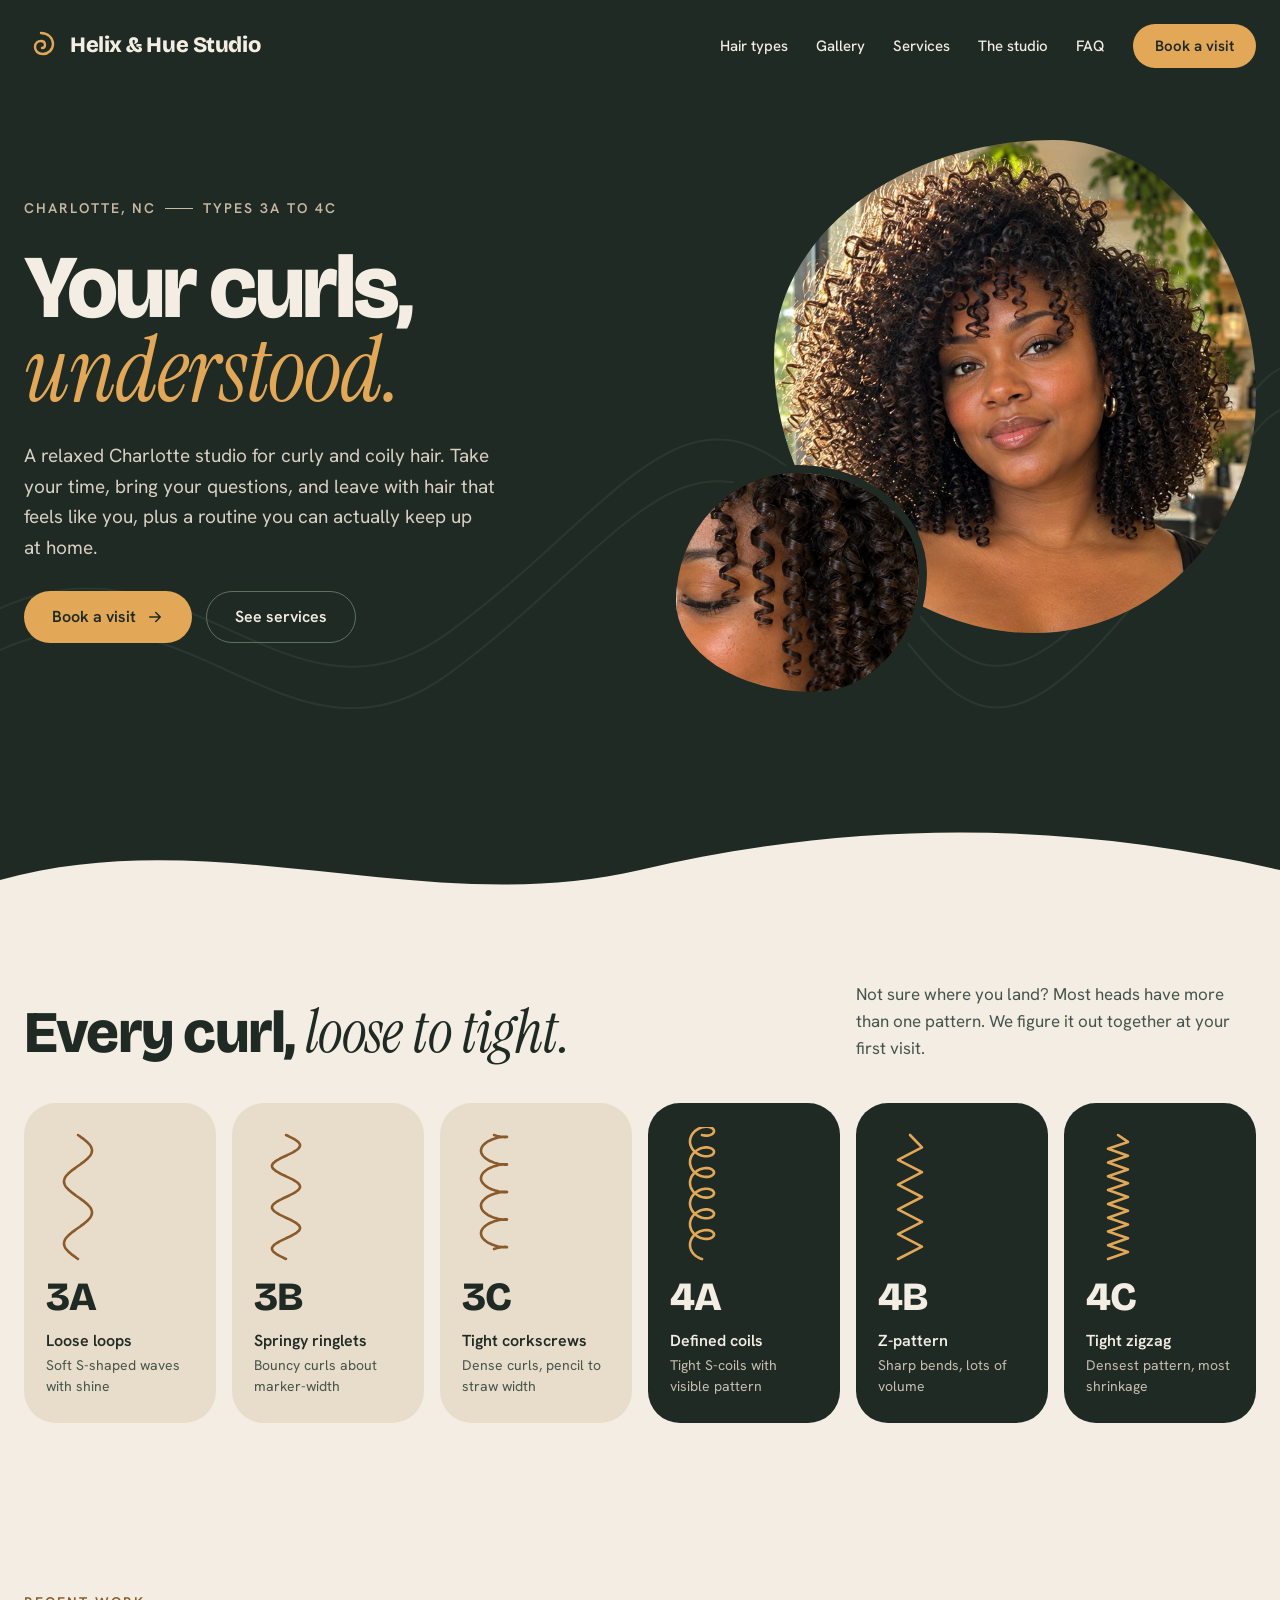
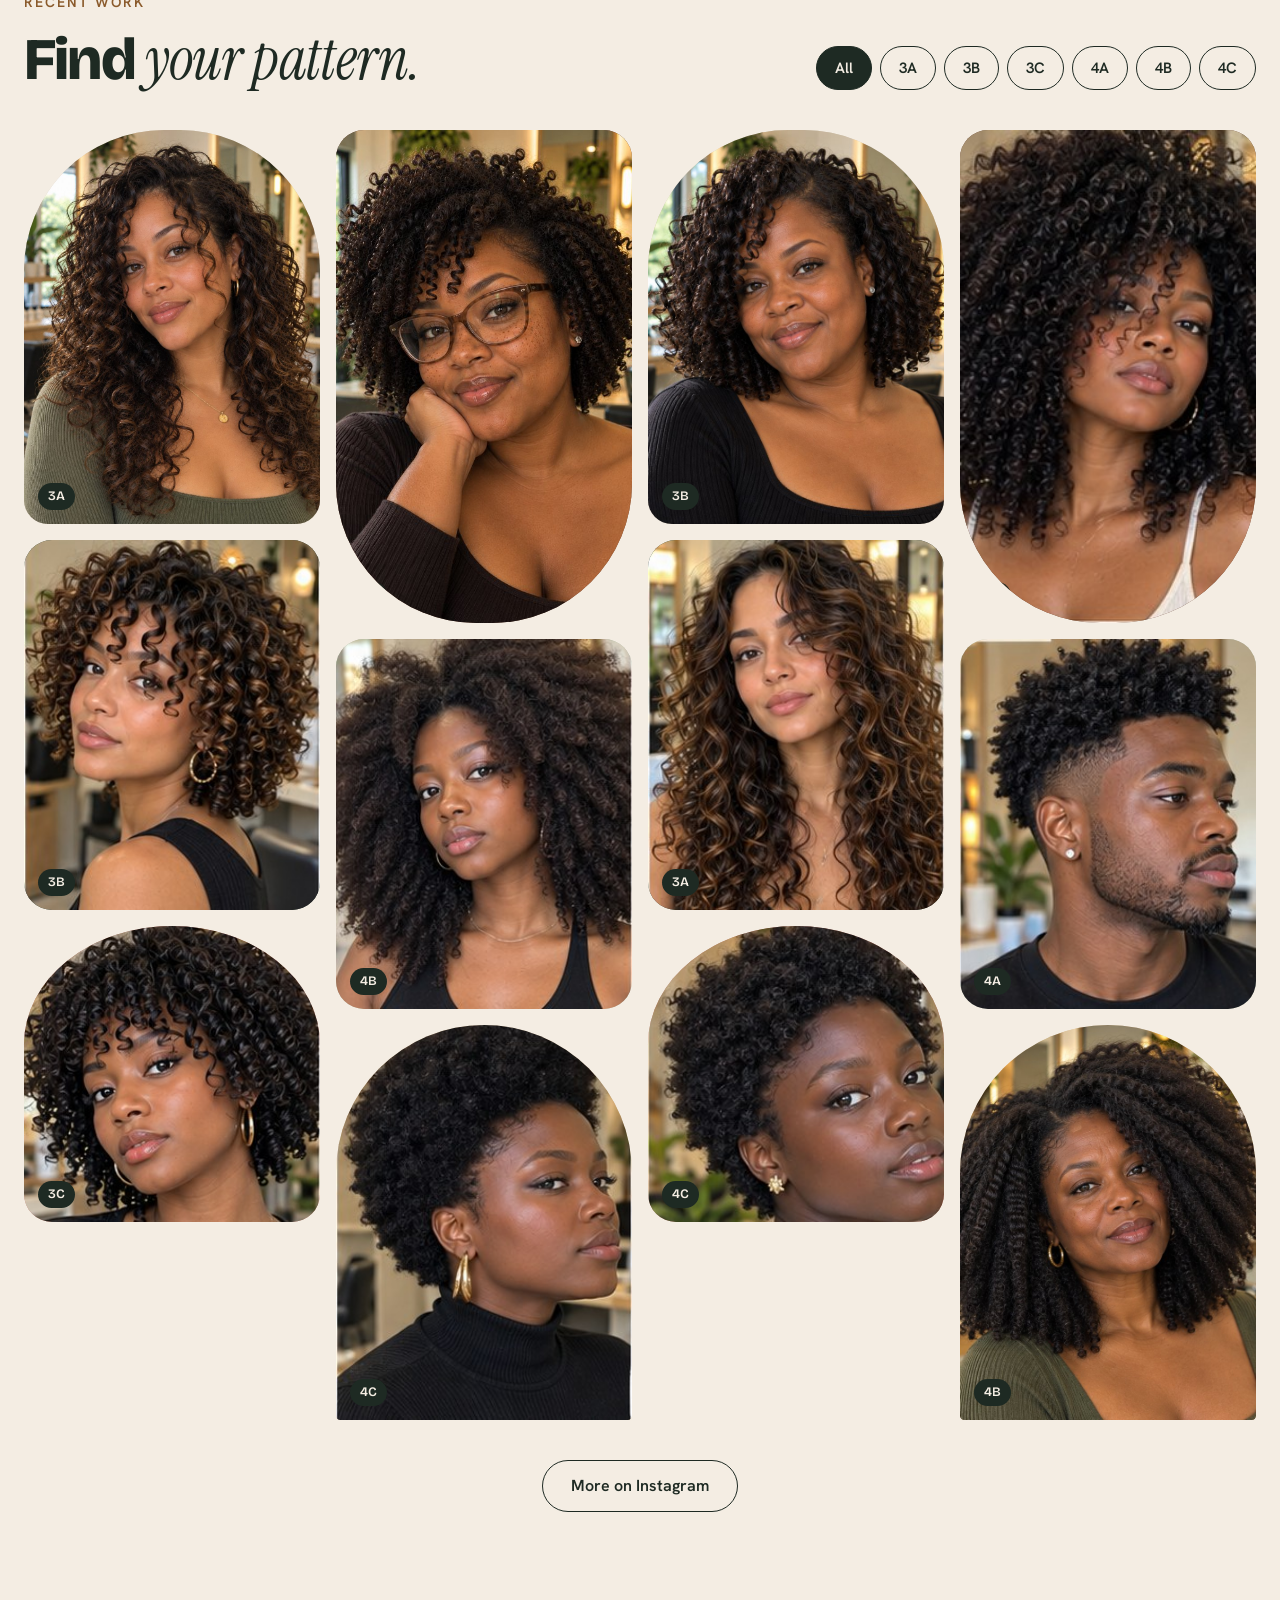
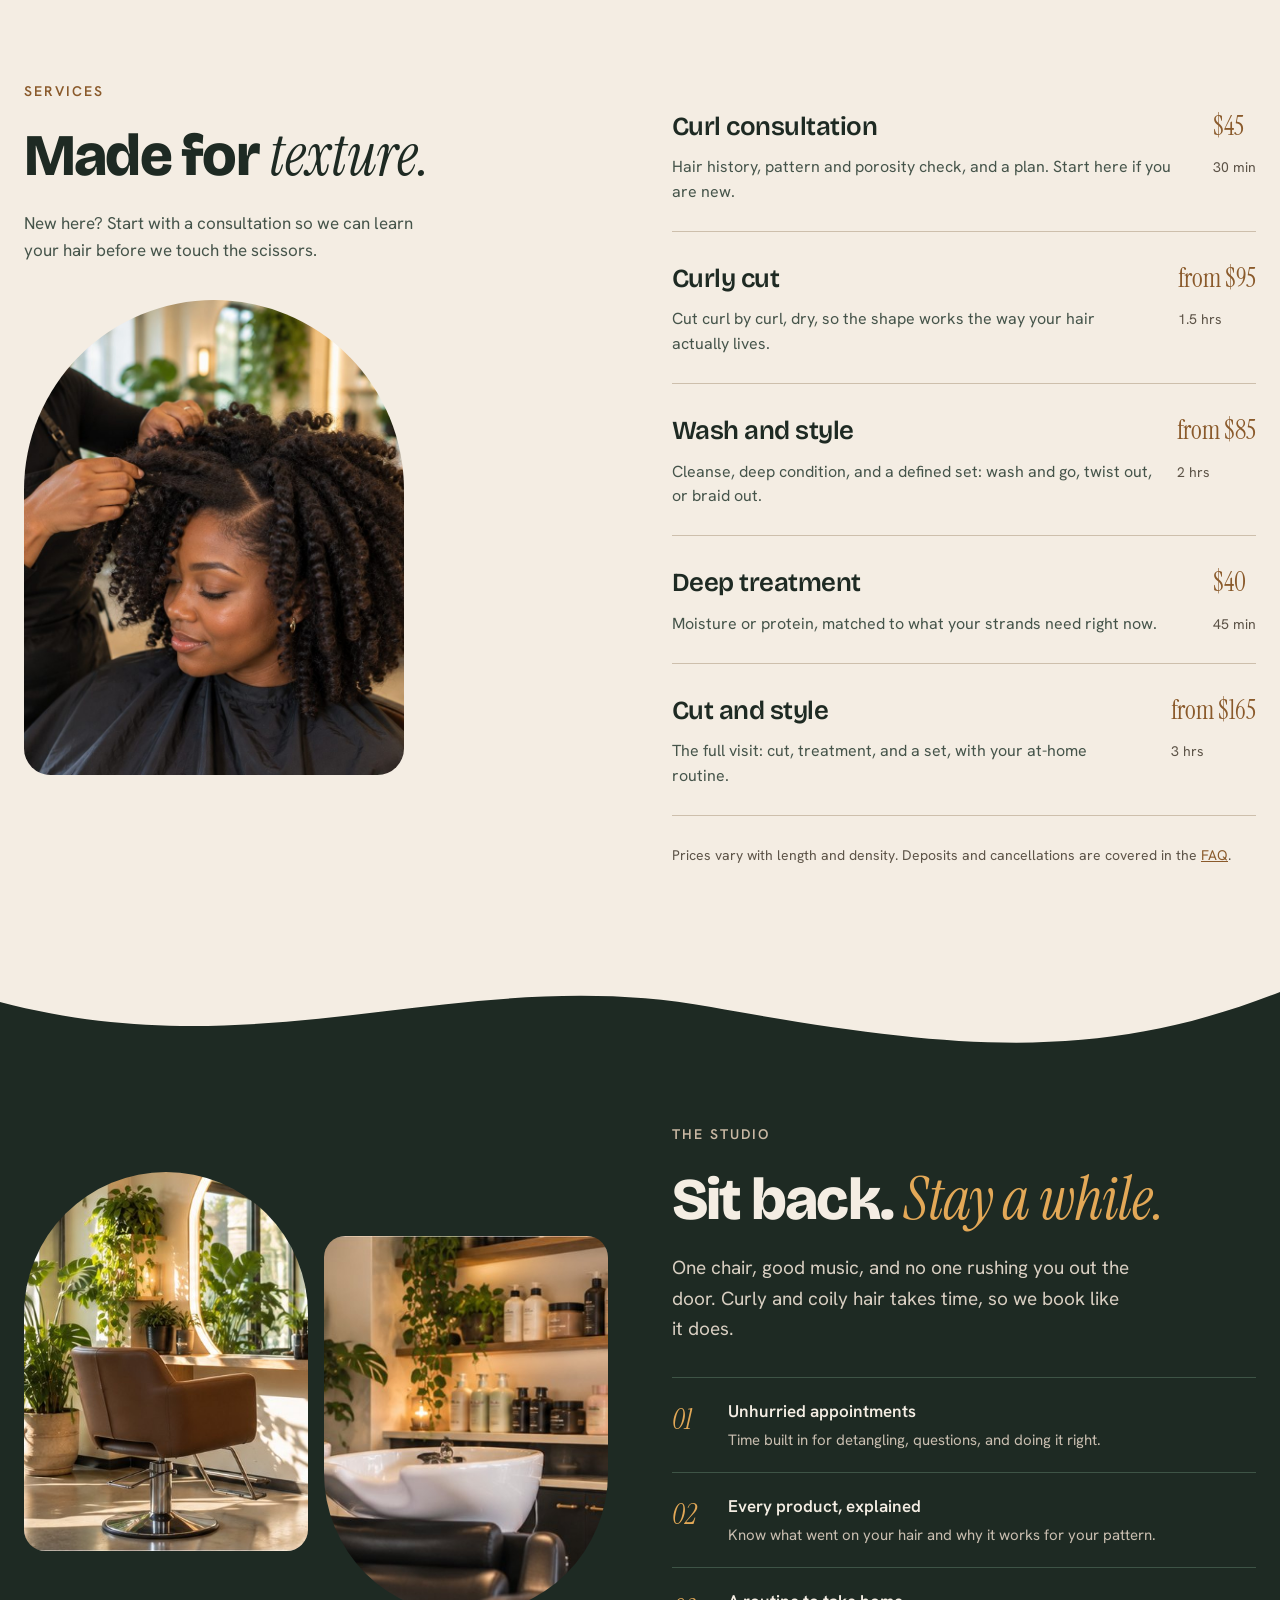
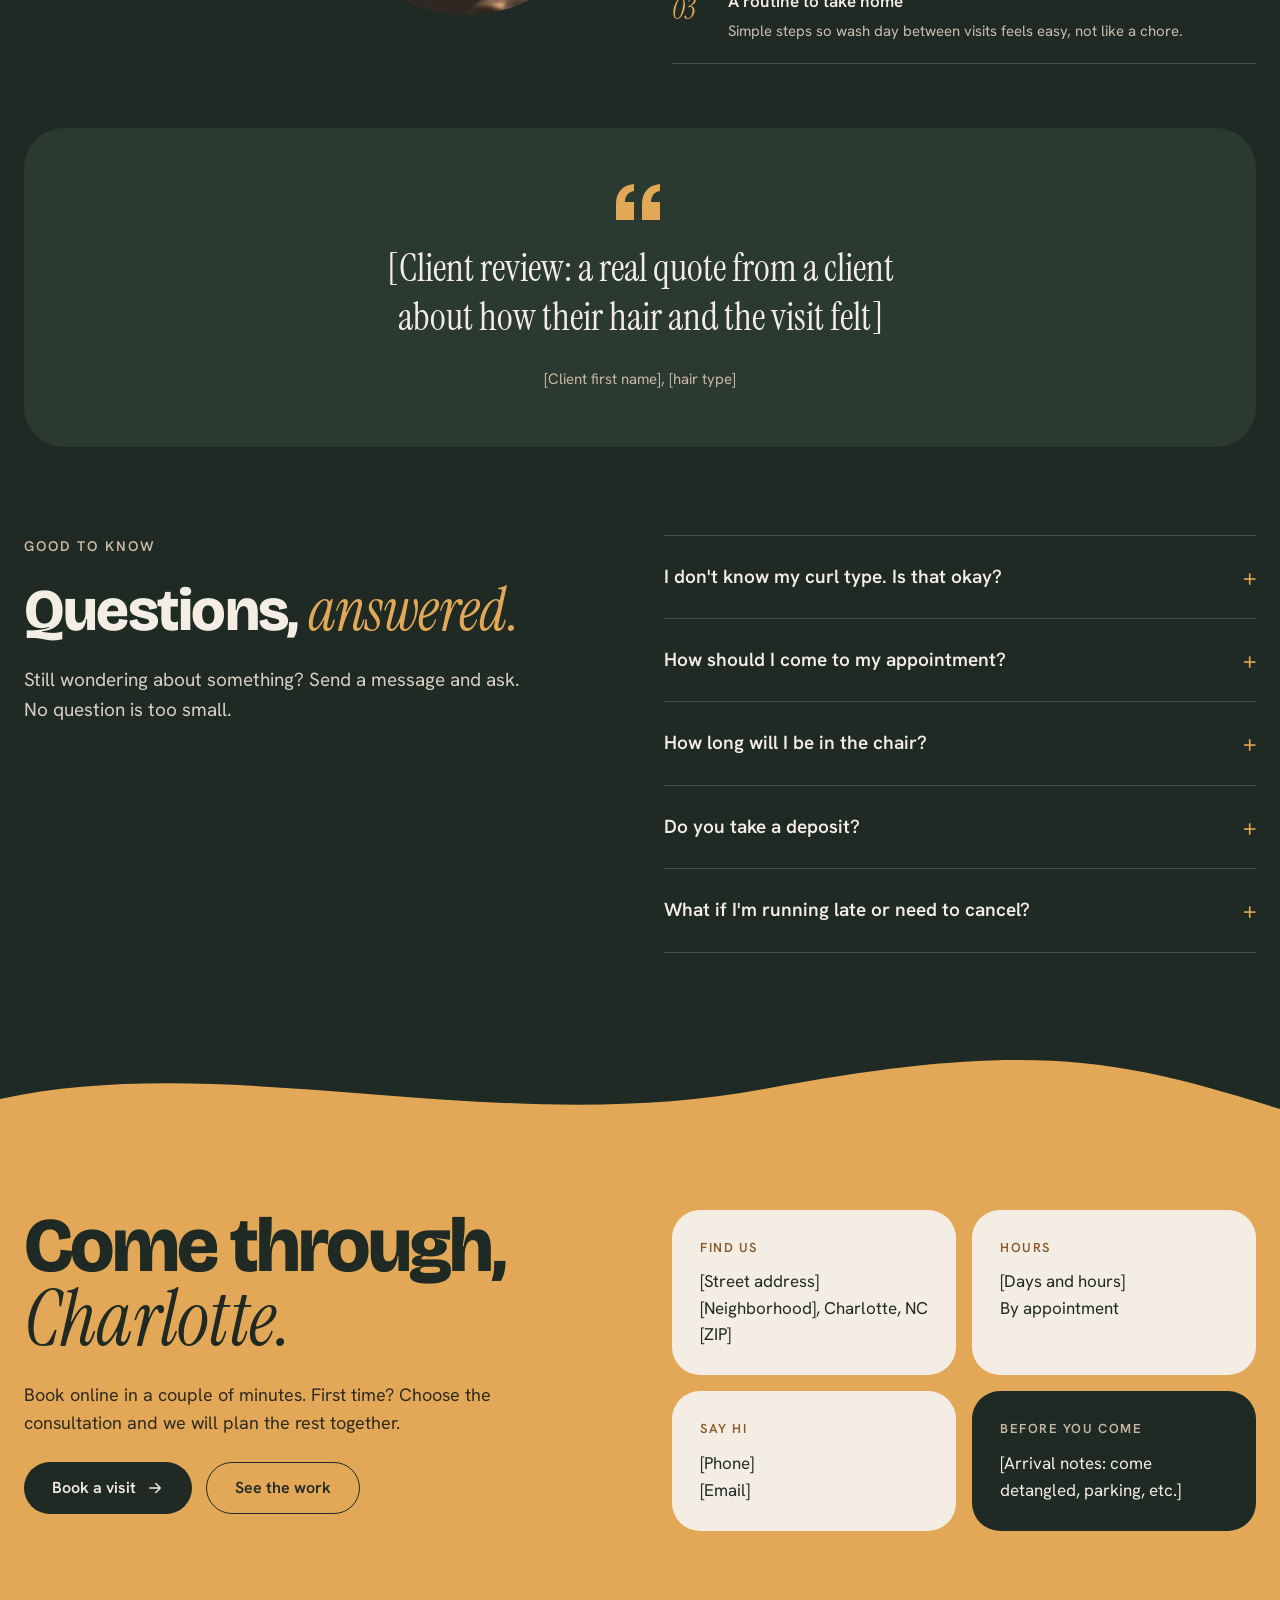
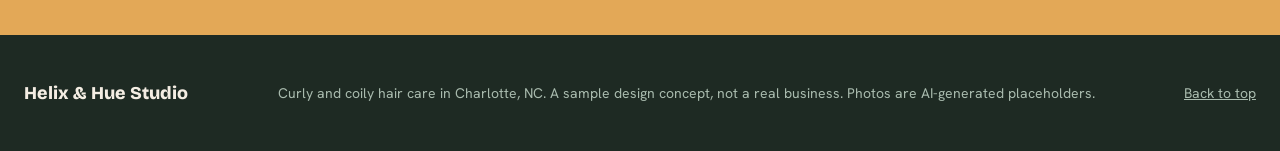
<file: index.html>
<!doctype html>
<html lang="en">
<head>
  <meta charset="utf-8">
  <meta name="viewport" content="width=device-width, initial-scale=1">
  <title>Helix &amp; Hue Studio | Curly and coily hair care in Charlotte, NC</title>
  <meta name="description" content="A relaxed Charlotte studio for curly and coily hair, types 3A to 4C. Concept project.">
  <link rel="preconnect" href="https://fonts.googleapis.com">
  <link rel="preconnect" href="https://fonts.gstatic.com" crossorigin>
  <link rel="stylesheet" href="https://fonts.googleapis.com/css2?family=Bricolage+Grotesque:opsz,wght@12..96,400;12..96,600;12..96,800&family=Instrument+Serif:ital@0;1&family=Hanken+Grotesk:wght@400;500;600&display=swap">
  <link rel="stylesheet" href="css/styles.css">
  <script src="js/gallery.js" defer></script>
  <script src="js/booking.js" defer></script>
</head>
<body>
  <a class="skip-link" href="#main">Skip to content</a>

  <header class="site-header container">
    <a class="brand" href="#top">
      <svg width="34" height="34" viewBox="0 0 34 34" fill="none" stroke="currentColor" stroke-width="2.4" stroke-linecap="round" aria-hidden="true"><path d="M17 4c7 0 12 5 12 11s-5 10-10 10-8-3-8-7 3-6 6-6 4 2 4 4-1 3-3 3"/></svg>
      <span>Helix &amp; Hue Studio</span>
    </a>
    <div class="header-actions">
      <nav class="site-nav" aria-label="Main">
        <a href="#types">Hair types</a>
        <a href="#gallery">Gallery</a>
        <a href="#services">Services</a>
        <a href="#studio">The studio</a>
        <a href="#faq">FAQ</a>
      </nav>
      <a class="btn btn-accent btn-sm" href="#visit">Book a visit</a>
    </div>
  </header>

  <main id="main">
    <section id="top" class="hero container">
      <svg class="hero-lines" viewBox="0 0 1200 700" preserveAspectRatio="none" aria-hidden="true"><path d="M-40 520 C 160 380, 260 640, 420 520 S 640 260, 760 380 S 900 640, 1040 480 S 1180 200, 1260 300"/><path d="M-40 560 C 160 420, 260 680, 420 560 S 640 300, 760 420 S 900 680, 1040 520 S 1180 240, 1260 340"/></svg>
      <div class="hero-copy">
        <p class="eyebrow eyebrow-light">Charlotte, NC <span class="rule" aria-hidden="true"></span> Types 3A to 4C</p>
        <h1 class="display">Your curls, <em class="accent">understood.</em></h1>
        <p class="lede">A relaxed Charlotte studio for curly and coily hair. Take your time, bring your questions, and leave with hair that feels like you, plus a routine you can actually keep up at home.</p>
        <div class="btn-row">
          <a class="btn btn-accent" href="#visit">Book a visit
            <svg width="18" height="18" viewBox="0 0 24 24" fill="none" stroke="currentColor" stroke-width="2" stroke-linecap="round" stroke-linejoin="round" aria-hidden="true"><path d="M5 12h14M13 6l6 6-6 6"/></svg></a>
          <a class="btn btn-outline-light" href="#services">See services</a>
        </div>
      </div>
      <div class="hero-media">
        <div class="ph ph-blob-lg"><img src="images/hero/portrait.jpg" alt="A smiling client with a full crown of defined coily curls in warm window light" width="760" height="802" fetchpriority="high" decoding="async"></div>
        <div class="ph ph-blob-sm"><img src="images/hero/curls-closeup.jpg" alt="Close-up of glossy, defined 3C curls" width="600" height="600" decoding="async"></div>
      </div>
    </section>

    <svg class="wave" viewBox="0 0 1440 90" preserveAspectRatio="none" aria-hidden="true"><path d="M0 60 C 240 0, 480 100, 720 50 S 1200 0, 1440 50 L1440 90 L0 90 Z" fill="var(--linen)"/></svg>

    <div class="light">
      <section id="types" class="container section">
        <div class="section-head">
          <h2 class="h2">Every curl, <em>loose to tight.</em></h2>
          <p class="muted narrow">Not sure where you land? Most heads have more than one pattern. We figure it out together at your first visit.</p>
        </div>
        <ul class="types" role="list">
          <li class="type-card">
            <svg viewBox="0 0 64 136" aria-hidden="true"><path d="M32.0 8.0 L32.7 8.5 L33.5 9.0 L34.2 9.6 L34.9 10.1 L35.6 10.6 L36.3 11.1 L37.0 11.6 L37.7 12.1 L38.4 12.7 L39.0 13.2 L39.6 13.7 L40.2 14.2 L40.8 14.7 L41.4 15.2 L41.9 15.8 L42.4 16.3 L42.9 16.8 L43.3 17.3 L43.7 17.8 L44.1 18.3 L44.5 18.9 L44.8 19.4 L45.1 19.9 L45.3 20.4 L45.5 20.9 L45.7 21.4 L45.8 22.0 L45.9 22.5 L46.0 23.0 L46.0 23.5 L46.0 24.0 L45.9 24.5 L45.8 25.1 L45.7 25.6 L45.5 26.1 L45.3 26.6 L45.1 27.1 L44.8 27.6 L44.5 28.2 L44.1 28.7 L43.7 29.2 L43.3 29.7 L42.9 30.2 L42.4 30.7 L41.9 31.2 L41.4 31.8 L40.8 32.3 L40.2 32.8 L39.6 33.3 L39.0 33.8 L38.4 34.4 L37.7 34.9 L37.0 35.4 L36.3 35.9 L35.6 36.4 L34.9 36.9 L34.2 37.5 L33.5 38.0 L32.7 38.5 L32.0 39.0 L31.3 39.5 L30.5 40.0 L29.8 40.6 L29.1 41.1 L28.4 41.6 L27.7 42.1 L27.0 42.6 L26.3 43.1 L25.6 43.6 L25.0 44.2 L24.4 44.7 L23.8 45.2 L23.2 45.7 L22.6 46.2 L22.1 46.8 L21.6 47.3 L21.1 47.8 L20.7 48.3 L20.3 48.8 L19.9 49.3 L19.5 49.9 L19.2 50.4 L18.9 50.9 L18.7 51.4 L18.5 51.9 L18.3 52.4 L18.2 53.0 L18.1 53.5 L18.0 54.0 L18.0 54.5 L18.0 55.0 L18.1 55.5 L18.2 56.1 L18.3 56.6 L18.5 57.1 L18.7 57.6 L18.9 58.1 L19.2 58.6 L19.5 59.1 L19.9 59.7 L20.3 60.2 L20.7 60.7 L21.1 61.2 L21.6 61.7 L22.1 62.2 L22.6 62.8 L23.2 63.3 L23.8 63.8 L24.4 64.3 L25.0 64.8 L25.6 65.3 L26.3 65.9 L27.0 66.4 L27.7 66.9 L28.4 67.4 L29.1 67.9 L29.8 68.5 L30.5 69.0 L31.3 69.5 L32.0 70.0 L32.7 70.5 L33.5 71.0 L34.2 71.6 L34.9 72.1 L35.6 72.6 L36.3 73.1 L37.0 73.6 L37.7 74.1 L38.4 74.7 L39.0 75.2 L39.6 75.7 L40.2 76.2 L40.8 76.7 L41.4 77.2 L41.9 77.8 L42.4 78.3 L42.9 78.8 L43.3 79.3 L43.7 79.8 L44.1 80.3 L44.5 80.9 L44.8 81.4 L45.1 81.9 L45.3 82.4 L45.5 82.9 L45.7 83.4 L45.8 84.0 L45.9 84.5 L46.0 85.0 L46.0 85.5 L46.0 86.0 L45.9 86.5 L45.8 87.1 L45.7 87.6 L45.5 88.1 L45.3 88.6 L45.1 89.1 L44.8 89.6 L44.5 90.2 L44.1 90.7 L43.7 91.2 L43.3 91.7 L42.9 92.2 L42.4 92.7 L41.9 93.2 L41.4 93.8 L40.8 94.3 L40.2 94.8 L39.6 95.3 L39.0 95.8 L38.4 96.3 L37.7 96.9 L37.0 97.4 L36.3 97.9 L35.6 98.4 L34.9 98.9 L34.2 99.5 L33.5 100.0 L32.7 100.5 L32.0 101.0 L31.3 101.5 L30.5 102.0 L29.8 102.5 L29.1 103.1 L28.4 103.6 L27.7 104.1 L27.0 104.6 L26.3 105.1 L25.6 105.7 L25.0 106.2 L24.4 106.7 L23.8 107.2 L23.2 107.7 L22.6 108.2 L22.1 108.8 L21.6 109.3 L21.1 109.8 L20.7 110.3 L20.3 110.8 L19.9 111.3 L19.5 111.9 L19.2 112.4 L18.9 112.9 L18.7 113.4 L18.5 113.9 L18.3 114.4 L18.2 114.9 L18.1 115.5 L18.0 116.0 L18.0 116.5 L18.0 117.0 L18.1 117.5 L18.2 118.1 L18.3 118.6 L18.5 119.1 L18.7 119.6 L18.9 120.1 L19.2 120.6 L19.5 121.2 L19.9 121.7 L20.3 122.2 L20.7 122.7 L21.1 123.2 L21.6 123.7 L22.1 124.2 L22.6 124.8 L23.2 125.3 L23.8 125.8 L24.4 126.3 L25.0 126.8 L25.6 127.4 L26.3 127.9 L27.0 128.4 L27.7 128.9 L28.4 129.4 L29.1 129.9 L29.8 130.4 L30.5 131.0 L31.3 131.5 L32.0 132.0"/></svg>
            <span class="type-code">3A</span><strong>Loose loops</strong><span class="muted">Soft S-shaped waves with shine</span>
          </li>
          <li class="type-card">
            <svg viewBox="0 0 64 136" aria-hidden="true"><path d="M32.0 8.0 L33.1 8.5 L34.2 9.0 L35.3 9.6 L36.3 10.1 L37.4 10.6 L38.4 11.1 L39.3 11.6 L40.2 12.1 L41.1 12.7 L41.9 13.2 L42.6 13.7 L43.3 14.2 L43.9 14.7 L44.5 15.2 L44.9 15.8 L45.3 16.3 L45.6 16.8 L45.8 17.3 L46.0 17.8 L46.0 18.3 L46.0 18.9 L45.8 19.4 L45.6 19.9 L45.3 20.4 L44.9 20.9 L44.5 21.4 L43.9 22.0 L43.3 22.5 L42.6 23.0 L41.9 23.5 L41.1 24.0 L40.2 24.5 L39.3 25.1 L38.4 25.6 L37.4 26.1 L36.3 26.6 L35.3 27.1 L34.2 27.6 L33.1 28.2 L32.0 28.7 L30.9 29.2 L29.8 29.7 L28.7 30.2 L27.7 30.7 L26.6 31.2 L25.6 31.8 L24.7 32.3 L23.8 32.8 L22.9 33.3 L22.1 33.8 L21.4 34.4 L20.7 34.9 L20.1 35.4 L19.5 35.9 L19.1 36.4 L18.7 36.9 L18.4 37.5 L18.2 38.0 L18.0 38.5 L18.0 39.0 L18.0 39.5 L18.2 40.0 L18.4 40.6 L18.7 41.1 L19.1 41.6 L19.5 42.1 L20.1 42.6 L20.7 43.1 L21.4 43.6 L22.1 44.2 L22.9 44.7 L23.8 45.2 L24.7 45.7 L25.6 46.2 L26.6 46.8 L27.7 47.3 L28.7 47.8 L29.8 48.3 L30.9 48.8 L32.0 49.3 L33.1 49.9 L34.2 50.4 L35.3 50.9 L36.3 51.4 L37.4 51.9 L38.4 52.4 L39.3 52.9 L40.2 53.5 L41.1 54.0 L41.9 54.5 L42.6 55.0 L43.3 55.5 L43.9 56.0 L44.5 56.6 L44.9 57.1 L45.3 57.6 L45.6 58.1 L45.8 58.6 L46.0 59.2 L46.0 59.7 L46.0 60.2 L45.8 60.7 L45.6 61.2 L45.3 61.7 L44.9 62.3 L44.5 62.8 L43.9 63.3 L43.3 63.8 L42.6 64.3 L41.9 64.8 L41.1 65.3 L40.2 65.9 L39.3 66.4 L38.4 66.9 L37.4 67.4 L36.3 67.9 L35.3 68.5 L34.2 69.0 L33.1 69.5 L32.0 70.0 L30.9 70.5 L29.8 71.0 L28.7 71.5 L27.7 72.1 L26.6 72.6 L25.6 73.1 L24.7 73.6 L23.8 74.1 L22.9 74.7 L22.1 75.2 L21.4 75.7 L20.7 76.2 L20.1 76.7 L19.5 77.2 L19.1 77.8 L18.7 78.3 L18.4 78.8 L18.2 79.3 L18.0 79.8 L18.0 80.3 L18.0 80.8 L18.2 81.4 L18.4 81.9 L18.7 82.4 L19.1 82.9 L19.5 83.4 L20.1 84.0 L20.7 84.5 L21.4 85.0 L22.1 85.5 L22.9 86.0 L23.8 86.5 L24.7 87.1 L25.6 87.6 L26.6 88.1 L27.7 88.6 L28.7 89.1 L29.8 89.6 L30.9 90.2 L32.0 90.7 L33.1 91.2 L34.2 91.7 L35.3 92.2 L36.3 92.7 L37.4 93.2 L38.4 93.8 L39.3 94.3 L40.2 94.8 L41.1 95.3 L41.9 95.8 L42.6 96.4 L43.3 96.9 L43.9 97.4 L44.5 97.9 L44.9 98.4 L45.3 98.9 L45.6 99.4 L45.8 100.0 L46.0 100.5 L46.0 101.0 L46.0 101.5 L45.8 102.0 L45.6 102.5 L45.3 103.1 L44.9 103.6 L44.5 104.1 L43.9 104.6 L43.3 105.1 L42.6 105.7 L41.9 106.2 L41.1 106.7 L40.2 107.2 L39.3 107.7 L38.4 108.2 L37.4 108.8 L36.3 109.3 L35.3 109.8 L34.2 110.3 L33.1 110.8 L32.0 111.3 L30.9 111.9 L29.8 112.4 L28.7 112.9 L27.7 113.4 L26.6 113.9 L25.6 114.4 L24.7 115.0 L23.8 115.5 L22.9 116.0 L22.1 116.5 L21.4 117.0 L20.7 117.5 L20.1 118.0 L19.5 118.6 L19.1 119.1 L18.7 119.6 L18.4 120.1 L18.2 120.6 L18.0 121.2 L18.0 121.7 L18.0 122.2 L18.2 122.7 L18.4 123.2 L18.7 123.7 L19.1 124.3 L19.5 124.8 L20.1 125.3 L20.7 125.8 L21.4 126.3 L22.1 126.8 L22.9 127.4 L23.8 127.9 L24.7 128.4 L25.6 128.9 L26.6 129.4 L27.7 129.9 L28.7 130.4 L29.8 131.0 L30.9 131.5 L32.0 132.0"/></svg>
            <span class="type-code">3B</span><strong>Springy ringlets</strong><span class="muted">Bouncy curls about marker-width</span>
          </li>
          <li class="type-card">
            <svg viewBox="0 0 64 136" aria-hidden="true"><path d="M32.0 8.0 L33.5 8.5 L35.0 8.9 L36.5 9.2 L37.9 9.5 L39.2 9.7 L40.4 9.9 L41.5 10.0 L42.5 10.1 L43.3 10.1 L44.0 10.1 L44.5 10.0 L44.8 10.0 L45.0 9.9 L45.0 9.8 L44.8 9.8 L44.4 9.7 L43.8 9.7 L43.1 9.7 L42.2 9.7 L41.2 9.8 L40.0 9.9 L38.8 10.1 L37.4 10.3 L36.0 10.6 L34.5 11.0 L33.0 11.4 L31.5 12.0 L30.0 12.5 L28.5 13.2 L27.0 13.9 L25.6 14.7 L24.4 15.5 L23.2 16.4 L22.1 17.3 L21.2 18.3 L20.4 19.3 L19.8 20.4 L19.4 21.5 L19.1 22.6 L19.0 23.7 L19.1 24.8 L19.4 25.9 L19.8 26.9 L20.4 28.0 L21.2 29.0 L22.1 30.0 L23.2 31.0 L24.4 31.8 L25.6 32.7 L27.0 33.5 L28.5 34.2 L30.0 34.8 L31.5 35.4 L33.0 35.9 L34.5 36.3 L36.0 36.7 L37.4 37.0 L38.8 37.2 L40.0 37.4 L41.2 37.5 L42.2 37.6 L43.1 37.6 L43.8 37.6 L44.4 37.6 L44.8 37.6 L45.0 37.5 L45.0 37.4 L44.8 37.4 L44.5 37.3 L44.0 37.3 L43.3 37.2 L42.5 37.3 L41.5 37.3 L40.4 37.4 L39.2 37.6 L37.9 37.8 L36.5 38.1 L35.0 38.4 L33.5 38.9 L32.0 39.3 L30.5 39.9 L29.0 40.5 L27.5 41.2 L26.1 41.9 L24.8 42.8 L23.6 43.6 L22.5 44.6 L21.5 45.5 L20.7 46.5 L20.0 47.6 L19.5 48.7 L19.2 49.8 L19.0 50.9 L19.0 52.0 L19.2 53.1 L19.6 54.1 L20.2 55.2 L20.9 56.2 L21.8 57.2 L22.8 58.2 L24.0 59.1 L25.2 60.0 L26.6 60.8 L28.0 61.5 L29.5 62.2 L31.0 62.8 L32.5 63.3 L34.0 63.7 L35.5 64.1 L37.0 64.5 L38.4 64.7 L39.6 64.9 L40.8 65.1 L41.9 65.1 L42.8 65.2 L43.6 65.2 L44.2 65.2 L44.6 65.1 L44.9 65.1 L45.0 65.0 L44.9 64.9 L44.6 64.9 L44.2 64.8 L43.6 64.8 L42.8 64.8 L41.9 64.9 L40.8 64.9 L39.6 65.1 L38.4 65.3 L37.0 65.5 L35.5 65.9 L34.0 66.3 L32.5 66.7 L31.0 67.2 L29.5 67.8 L28.0 68.5 L26.6 69.2 L25.2 70.0 L24.0 70.9 L22.8 71.8 L21.8 72.8 L20.9 73.8 L20.2 74.8 L19.6 75.9 L19.2 76.9 L19.0 78.0 L19.0 79.1 L19.2 80.2 L19.5 81.3 L20.0 82.4 L20.7 83.5 L21.5 84.5 L22.5 85.4 L23.6 86.4 L24.8 87.2 L26.1 88.1 L27.5 88.8 L29.0 89.5 L30.5 90.1 L32.0 90.7 L33.5 91.1 L35.0 91.6 L36.5 91.9 L37.9 92.2 L39.2 92.4 L40.4 92.6 L41.5 92.7 L42.5 92.7 L43.3 92.8 L44.0 92.7 L44.5 92.7 L44.8 92.6 L45.0 92.6 L45.0 92.5 L44.8 92.4 L44.4 92.4 L43.8 92.4 L43.1 92.4 L42.2 92.4 L41.2 92.5 L40.0 92.6 L38.8 92.8 L37.4 93.0 L36.0 93.3 L34.5 93.7 L33.0 94.1 L31.5 94.6 L30.0 95.2 L28.5 95.8 L27.0 96.5 L25.6 97.3 L24.4 98.2 L23.2 99.0 L22.1 100.0 L21.2 101.0 L20.4 102.0 L19.8 103.1 L19.4 104.1 L19.1 105.2 L19.0 106.3 L19.1 107.4 L19.4 108.5 L19.8 109.6 L20.4 110.7 L21.2 111.7 L22.1 112.7 L23.2 113.6 L24.4 114.5 L25.6 115.3 L27.0 116.1 L28.5 116.8 L30.0 117.5 L31.5 118.0 L33.0 118.6 L34.5 119.0 L36.0 119.4 L37.4 119.7 L38.8 119.9 L40.0 120.1 L41.2 120.2 L42.2 120.3 L43.1 120.3 L43.8 120.3 L44.4 120.3 L44.8 120.2 L45.0 120.2 L45.0 120.1 L44.8 120.0 L44.5 120.0 L44.0 119.9 L43.3 119.9 L42.5 119.9 L41.5 120.0 L40.4 120.1 L39.2 120.3 L37.9 120.5 L36.5 120.8 L35.0 121.1 L33.5 121.5 L32.0 122.0"/></svg>
            <span class="type-code">3C</span><strong>Tight corkscrews</strong><span class="muted">Dense curls, pencil to straw width</span>
          </li>
          <li class="type-card dark">
            <svg viewBox="0 0 64 136" aria-hidden="true"><path d="M32.0 8.0 L33.9 8.4 L35.7 8.6 L37.4 8.6 L39.1 8.3 L40.5 7.9 L41.7 7.4 L42.7 6.7 L43.4 5.9 L43.9 5.1 L44.0 4.2 L43.9 3.3 L43.4 2.4 L42.7 1.6 L41.7 0.9 L40.5 0.4 L39.1 -0.0 L37.4 -0.2 L35.7 -0.3 L33.9 -0.1 L32.0 0.3 L30.1 1.0 L28.3 1.8 L26.6 2.9 L24.9 4.1 L23.5 5.6 L22.3 7.1 L21.3 8.9 L20.6 10.7 L20.1 12.6 L20.0 14.5 L20.1 16.4 L20.6 18.3 L21.3 20.1 L22.3 21.9 L23.5 23.4 L24.9 24.9 L26.6 26.1 L28.3 27.2 L30.1 28.0 L32.0 28.7 L33.9 29.1 L35.7 29.3 L37.4 29.2 L39.1 29.0 L40.5 28.6 L41.7 28.1 L42.7 27.4 L43.4 26.6 L43.9 25.7 L44.0 24.8 L43.9 23.9 L43.4 23.1 L42.7 22.3 L41.7 21.6 L40.5 21.1 L39.1 20.7 L37.4 20.4 L35.7 20.4 L33.9 20.6 L32.0 21.0 L30.1 21.6 L28.3 22.5 L26.6 23.5 L24.9 24.8 L23.5 26.2 L22.3 27.8 L21.3 29.5 L20.6 31.4 L20.1 33.2 L20.0 35.2 L20.1 37.1 L20.6 39.0 L21.3 40.8 L22.3 42.5 L23.5 44.1 L24.9 45.5 L26.6 46.8 L28.3 47.9 L30.1 48.7 L32.0 49.3 L33.9 49.7 L35.7 49.9 L37.4 49.9 L39.1 49.7 L40.5 49.3 L41.7 48.7 L42.7 48.0 L43.4 47.2 L43.9 46.4 L44.0 45.5 L43.9 44.6 L43.4 43.8 L42.7 43.0 L41.7 42.3 L40.5 41.7 L39.1 41.3 L37.4 41.1 L35.7 41.1 L33.9 41.3 L32.0 41.7 L30.1 42.3 L28.3 43.1 L26.6 44.2 L24.9 45.5 L23.5 46.9 L22.3 48.5 L21.3 50.2 L20.6 52.0 L20.1 53.9 L20.0 55.8 L20.1 57.8 L20.6 59.6 L21.3 61.5 L22.3 63.2 L23.5 64.8 L24.9 66.2 L26.6 67.5 L28.3 68.5 L30.1 69.4 L32.0 70.0 L33.9 70.4 L35.7 70.6 L37.4 70.6 L39.1 70.3 L40.5 69.9 L41.7 69.4 L42.7 68.7 L43.4 67.9 L43.9 67.1 L44.0 66.2 L43.9 65.3 L43.4 64.4 L42.7 63.6 L41.7 62.9 L40.5 62.4 L39.1 62.0 L37.4 61.8 L35.7 61.7 L33.9 61.9 L32.0 62.3 L30.1 63.0 L28.3 63.8 L26.6 64.9 L24.9 66.1 L23.5 67.6 L22.3 69.1 L21.3 70.9 L20.6 72.7 L20.1 74.6 L20.0 76.5 L20.1 78.4 L20.6 80.3 L21.3 82.1 L22.3 83.9 L23.5 85.4 L24.9 86.9 L26.6 88.1 L28.3 89.2 L30.1 90.0 L32.0 90.7 L33.9 91.1 L35.7 91.3 L37.4 91.2 L39.1 91.0 L40.5 90.6 L41.7 90.1 L42.7 89.4 L43.4 88.6 L43.9 87.7 L44.0 86.8 L43.9 85.9 L43.4 85.1 L42.7 84.3 L41.7 83.6 L40.5 83.1 L39.1 82.7 L37.4 82.4 L35.7 82.4 L33.9 82.6 L32.0 83.0 L30.1 83.6 L28.3 84.5 L26.6 85.5 L24.9 86.8 L23.5 88.2 L22.3 89.8 L21.3 91.5 L20.6 93.4 L20.1 95.2 L20.0 97.2 L20.1 99.1 L20.6 101.0 L21.3 102.8 L22.3 104.5 L23.5 106.1 L24.9 107.5 L26.6 108.8 L28.3 109.9 L30.1 110.7 L32.0 111.3 L33.9 111.7 L35.7 111.9 L37.4 111.9 L39.1 111.7 L40.5 111.3 L41.7 110.7 L42.7 110.0 L43.4 109.2 L43.9 108.4 L44.0 107.5 L43.9 106.6 L43.4 105.8 L42.7 105.0 L41.7 104.3 L40.5 103.7 L39.1 103.3 L37.4 103.1 L35.7 103.1 L33.9 103.3 L32.0 103.7 L30.1 104.3 L28.3 105.1 L26.6 106.2 L24.9 107.5 L23.5 108.9 L22.3 110.5 L21.3 112.2 L20.6 114.0 L20.1 115.9 L20.0 117.8 L20.1 119.8 L20.6 121.6 L21.3 123.5 L22.3 125.2 L23.5 126.8 L24.9 128.2 L26.6 129.5 L28.3 130.5 L30.1 131.4 L32.0 132.0"/></svg>
            <span class="type-code">4A</span><strong>Defined coils</strong><span class="muted">Tight S-coils with visible pattern</span>
          </li>
          <li class="type-card dark">
            <svg viewBox="0 0 64 136" aria-hidden="true"><path d="M32.0 8.0 L44.0 20.4 L20.0 32.8 L44.0 45.2 L20.0 57.6 L44.0 70.0 L20.0 82.4 L44.0 94.8 L20.0 107.2 L44.0 119.6 L20.0 132.0"/></svg>
            <span class="type-code">4B</span><strong>Z-pattern</strong><span class="muted">Sharp bends, lots of volume</span>
          </li>
          <li class="type-card dark">
            <svg viewBox="0 0 64 136" aria-hidden="true"><path d="M32.0 8.0 L42.0 14.9 L22.0 21.8 L42.0 28.7 L22.0 35.6 L42.0 42.4 L22.0 49.3 L42.0 56.2 L22.0 63.1 L42.0 70.0 L22.0 76.9 L42.0 83.8 L22.0 90.7 L42.0 97.6 L22.0 104.4 L42.0 111.3 L22.0 118.2 L42.0 125.1 L22.0 132.0"/></svg>
            <span class="type-code">4C</span><strong>Tight zigzag</strong><span class="muted">Densest pattern, most shrinkage</span>
          </li>
        </ul>
      </section>

      <section id="gallery" class="container section">
        <div class="section-head">
          <div class="stack-sm">
            <p class="eyebrow">Recent work</p>
            <h2 class="h2">Find <em>your pattern.</em></h2>
          </div>
          <div class="chips" role="group" aria-label="Filter by hair type">
            <button type="button" class="chip" aria-pressed="true" data-filter="all">All</button>
            <button type="button" class="chip" aria-pressed="false" data-filter="3A">3A</button>
            <button type="button" class="chip" aria-pressed="false" data-filter="3B">3B</button>
            <button type="button" class="chip" aria-pressed="false" data-filter="3C">3C</button>
            <button type="button" class="chip" aria-pressed="false" data-filter="4A">4A</button>
            <button type="button" class="chip" aria-pressed="false" data-filter="4B">4B</button>
            <button type="button" class="chip" aria-pressed="false" data-filter="4C">4C</button>
          </div>
        </div>
        <p class="sr-only" aria-live="polite" id="gallery-status"></p>
        <ul class="gallery" role="list">
          <li class="shot t1" data-type="3A"><img src="images/gallery/3a-1.jpg" alt="Long, loose 3A curls styled as a wash and go" width="900" height="1200" loading="lazy" decoding="async"><b>3A</b></li>
          <li class="shot t2" data-type="3B"><img src="images/gallery/3b-1.jpg" alt="Springy 3B ringlets, defined and diffused" width="279" height="349" loading="lazy" decoding="async"><b>3B</b></li>
          <li class="shot t3" data-type="3C"><img src="images/gallery/3c-1.jpg" alt="Dense 3C corkscrew curls in a rounded curly cut" width="282" height="282" loading="lazy" decoding="async"><b>3C</b></li>
          <li class="shot t4" data-type="4A"><img src="images/gallery/4a-1.jpg" alt="Tight 4A coils in a soft, day-two twist out" width="480" height="800" loading="lazy" decoding="async"><b>4A</b></li>
          <li class="shot t5" data-type="4B"><img src="images/gallery/4b-1.jpg" alt="A full, fluffy 4B braid out with volume" width="282" height="352" loading="lazy" decoding="async"><b>4B</b></li>
          <li class="shot t6" data-type="4C"><img src="images/gallery/4c-1.jpg" alt="A shaped, tapered cut on a full 4C crown" width="279" height="372" loading="lazy" decoding="async"><b>4C</b></li>
          <li class="shot t1" data-type="3B"><img src="images/gallery/3b-2.jpg" alt="Glossy, moisturized 3B ringlets after a deep treatment" width="660" height="880" loading="lazy" decoding="async"><b>3B</b></li>
          <li class="shot t2" data-type="3A"><img src="images/gallery/3a-2.jpg" alt="Long 3A curls with soft layers, air dried" width="271" height="339" loading="lazy" decoding="async"><b>3A</b></li>
          <li class="shot t3" data-type="4C"><img src="images/gallery/4c-2.jpg" alt="Short 4C hair after a coil definition set" width="272" height="272" loading="lazy" decoding="async"><b>4C</b></li>
          <li class="shot t4" data-type="3C"><img src="images/gallery/3c-2.jpg" alt="Big, voluminous 3C curls worn loose" width="230" height="383" loading="lazy" decoding="async"><b>3C</b></li>
          <li class="shot t5" data-type="4A"><img src="images/gallery/4a-2.jpg" alt="A 4A wash and go with tapered sides" width="272" height="340" loading="lazy" decoding="async"><b>4A</b></li>
          <li class="shot t6" data-type="4B"><img src="images/gallery/4b-2.jpg" alt="A full, stretched 4B twist out with soft, fluffy texture" width="660" height="880" loading="lazy" decoding="async"><b>4B</b></li>
        </ul>
        <a class="btn btn-outline center" href="#">More on Instagram</a>
      </section>

      <section id="services" class="container section split">
        <div class="stack">
          <p class="eyebrow">Services</p>
          <h2 class="h2">Made for <em>texture.</em></h2>
          <p class="muted narrow">New here? Start with a consultation so we can learn your hair before we touch the scissors.</p>
          <div class="ph ph-arch"><img src="images/studio/services.jpg" alt="A stylist sectioning a client's 4B twist-out" width="794" height="992" loading="lazy" decoding="async"></div>
        </div>
        <div>
          <ul class="services" role="list">
            <li><h3>Curl consultation</h3><span class="price">$45</span><p>Hair history, pattern and porosity check, and a plan. Start here if you are new.</p><span class="time">30 min</span></li>
            <li><h3>Curly cut</h3><span class="price">from $95</span><p>Cut curl by curl, dry, so the shape works the way your hair actually lives.</p><span class="time">1.5 hrs</span></li>
            <li><h3>Wash and style</h3><span class="price">from $85</span><p>Cleanse, deep condition, and a defined set: wash and go, twist out, or braid out.</p><span class="time">2 hrs</span></li>
            <li><h3>Deep treatment</h3><span class="price">$40</span><p>Moisture or protein, matched to what your strands need right now.</p><span class="time">45 min</span></li>
            <li><h3>Cut and style</h3><span class="price">from $165</span><p>The full visit: cut, treatment, and a set, with your at-home routine.</p><span class="time">3 hrs</span></li>
          </ul>
          <p class="fine">Prices vary with length and density. Deposits and cancellations are covered in the <a href="#faq">FAQ</a>.</p>
        </div>
      </section>
    </div>

    <svg class="wave wave-down" viewBox="0 0 1440 90" preserveAspectRatio="none" aria-hidden="true"><path d="M0 40 C 300 110, 520 0, 800 45 S 1240 100, 1440 30 L1440 90 L0 90 Z" fill="var(--forest)"/></svg>

    <section id="studio" class="container section">
      <div class="split split-center">
        <div class="duo">
          <div class="ph ph-arch-dark"><img src="images/studio/studio-chair.jpg" alt="An empty styling chair surrounded by plants in soft afternoon light" width="388" height="517" loading="lazy" decoding="async"></div>
          <div class="ph ph-arch-flip"><img src="images/studio/studio-shelf.jpg" alt="Shelves of curl products above a shampoo bowl and wash station" width="350" height="467" loading="lazy" decoding="async"></div>
        </div>
        <div class="stack">
          <p class="eyebrow eyebrow-light">The studio</p>
          <h2 class="h2">Sit back. <em class="accent">Stay a while.</em></h2>
          <p class="lede">One chair, good music, and no one rushing you out the door. Curly and coily hair takes time, so we book like it does.</p>
          <ol class="promises">
            <li><span>01</span><div><strong>Unhurried appointments</strong><p>Time built in for detangling, questions, and doing it right.</p></div></li>
            <li><span>02</span><div><strong>Every product, explained</strong><p>Know what went on your hair and why it works for your pattern.</p></div></li>
            <li><span>03</span><div><strong>A routine to take home</strong><p>Simple steps so wash day between visits feels easy, not like a chore.</p></div></li>
          </ol>
        </div>
      </div>

      <figure class="review">
        <svg width="48" height="36" viewBox="0 0 48 36" aria-hidden="true"><path d="M0 36V20C0 8 7 1 18 0v7c-6 1-9 5-9 11h9v18H0zm26 0V20C26 8 33 1 44 0v7c-6 1-9 5-9 11h9v18H26z"/></svg>
        <blockquote>[Client review: a real quote from a client about how their hair and the visit felt]</blockquote>
        <figcaption>[Client first name], [hair type]</figcaption>
      </figure>

      <div id="faq" class="split faq-wrap">
        <div class="stack">
          <p class="eyebrow eyebrow-light">Good to know</p>
          <h2 class="h2">Questions, <em class="accent">answered.</em></h2>
          <p class="lede narrow">Still wondering about something? Send a message and ask. No question is too small.</p>
        </div>
        <div class="faq">
          <details><summary>I don't know my curl type. Is that okay?</summary><p>Yes. Most heads have more than one pattern, and that's normal. We figure it out together during your consultation.</p></details>
          <details><summary>How should I come to my appointment?</summary><p>Come with your hair down, detangled, and free of heavy gels or oils, so we can see your curls the way they naturally fall. Bring a few photos of styles you love.</p></details>
          <details><summary>How long will I be in the chair?</summary><p>It depends on your length, density and service. Each service lists an estimated time, and first visits run a little longer so there's room to talk.</p></details>
          <details><summary>Do you take a deposit?</summary><p>Yes. A $25 deposit is due when you book, and it goes toward your service total.</p></details>
          <details><summary>What if I'm running late or need to cancel?</summary><p>We hold your spot for 15 minutes. If you need to cancel or reschedule, please let us know at least 24 hours ahead, or the deposit is kept.</p></details>
        </div>
      </div>
    </section>

    <svg class="wave" viewBox="0 0 1440 90" preserveAspectRatio="none" aria-hidden="true"><path d="M0 50 C 260 0, 560 90, 860 40 S 1260 10, 1440 60 L1440 90 L0 90 Z" fill="var(--accent)"/></svg>

    <section id="visit" class="visit">
      <div class="container section split">
        <div class="stack">
          <h2 class="display display-sm">Come through, <em>Charlotte.</em></h2>
          <p class="lede lede-dark">Book online in a couple of minutes. First time? Choose the consultation and we will plan the rest together.</p>
          <div class="btn-row">
            <a class="btn btn-dark" href="#visit" data-book>Book a visit
              <svg width="18" height="18" viewBox="0 0 24 24" fill="none" stroke="currentColor" stroke-width="2" stroke-linecap="round" stroke-linejoin="round" aria-hidden="true"><path d="M5 12h14M13 6l6 6-6 6"/></svg></a>
            <a class="btn btn-outline" href="#gallery">See the work</a>
          </div>
          <p class="booking-note" id="booking-note" role="status" aria-live="polite"></p>
        </div>
        <div class="info-grid">
          <div class="info"><span class="eyebrow">Find us</span><p>[Street address]<br>[Neighborhood], Charlotte, NC [ZIP]</p></div>
          <div class="info"><span class="eyebrow">Hours</span><p>[Days and hours]<br>By appointment</p></div>
          <div class="info"><span class="eyebrow">Say hi</span><p>[Phone]<br>[Email]</p></div>
          <div class="info info-dark"><span class="eyebrow eyebrow-light">Before you come</span><p>[Arrival notes: come detangled, parking, etc.]</p></div>
        </div>
      </div>
    </section>
  </main>

  <footer class="site-footer container">
    <span class="brand-sm">Helix &amp; Hue Studio</span>
    <span>Curly and coily hair care in Charlotte, NC. A sample design concept, not a real business. Photos are AI-generated placeholders.</span>
    <a href="#top">Back to top</a>
  </footer>
</body>
</html>
</file>
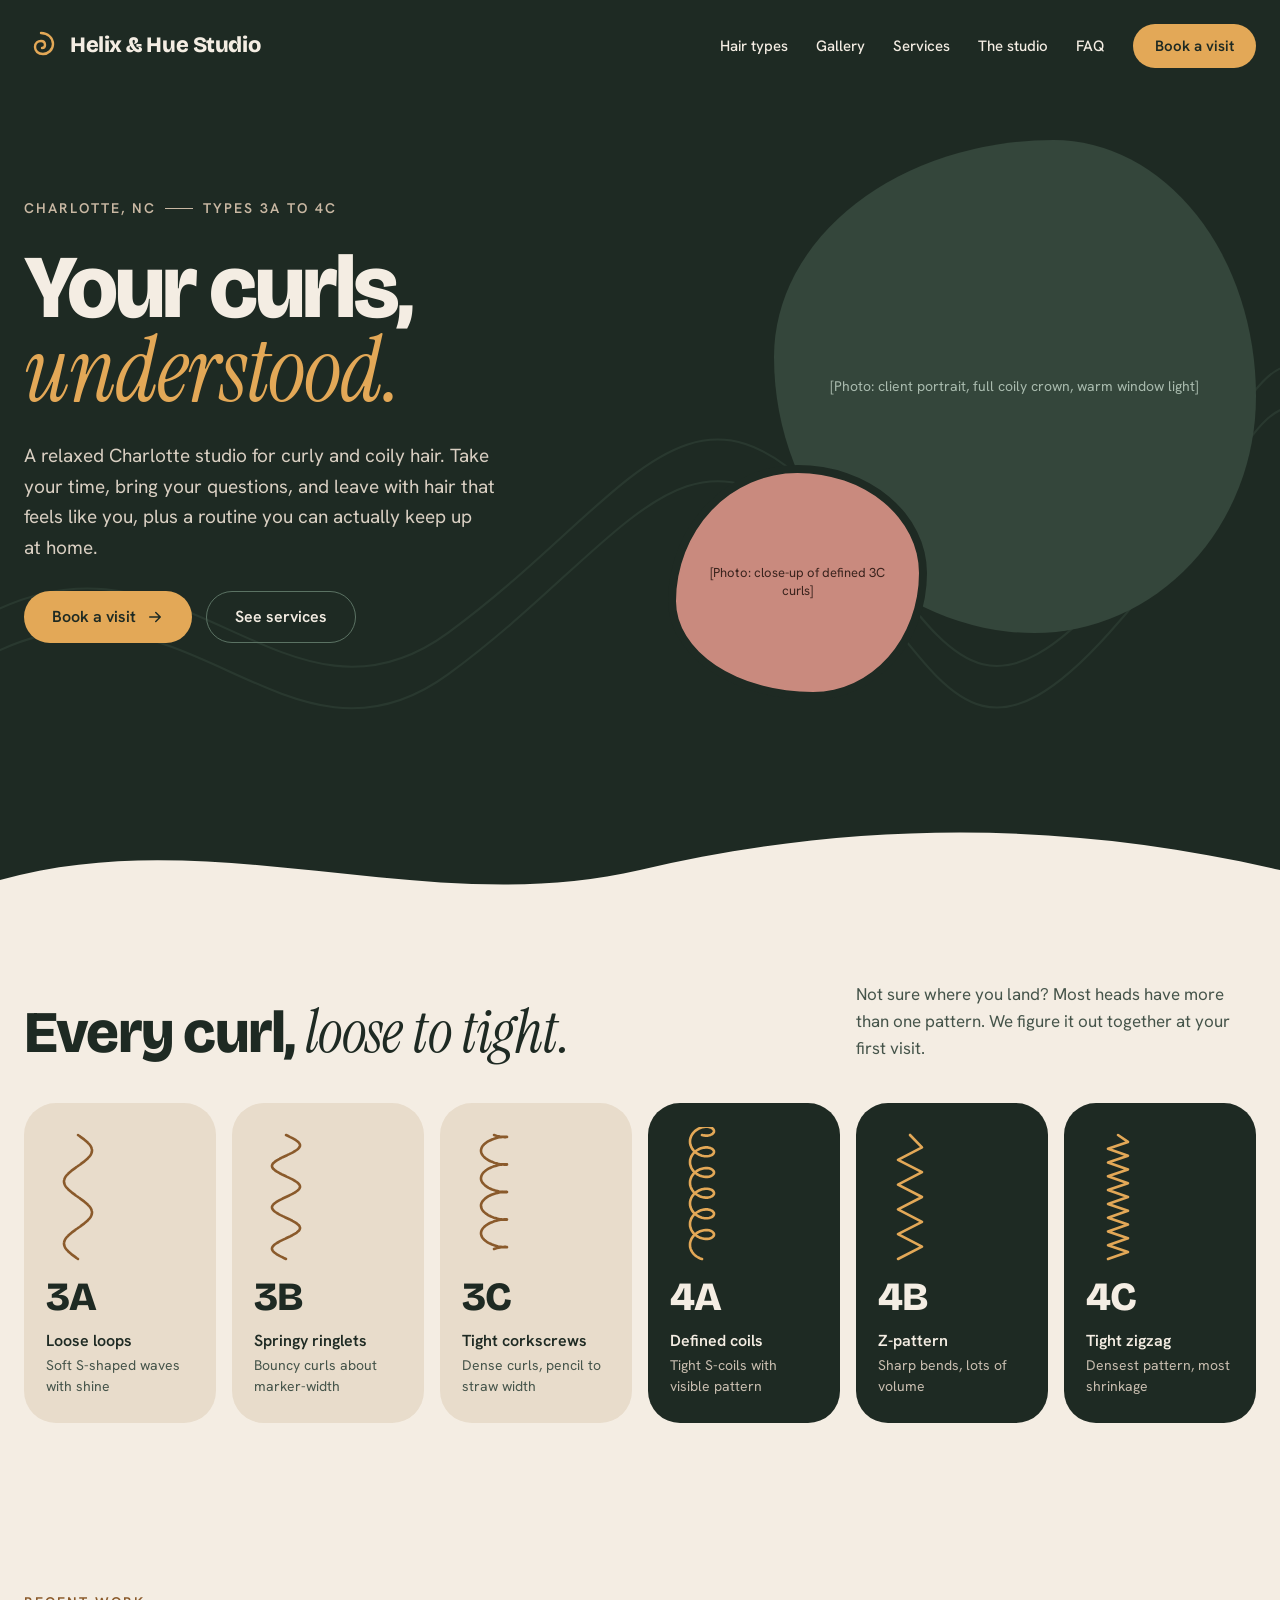
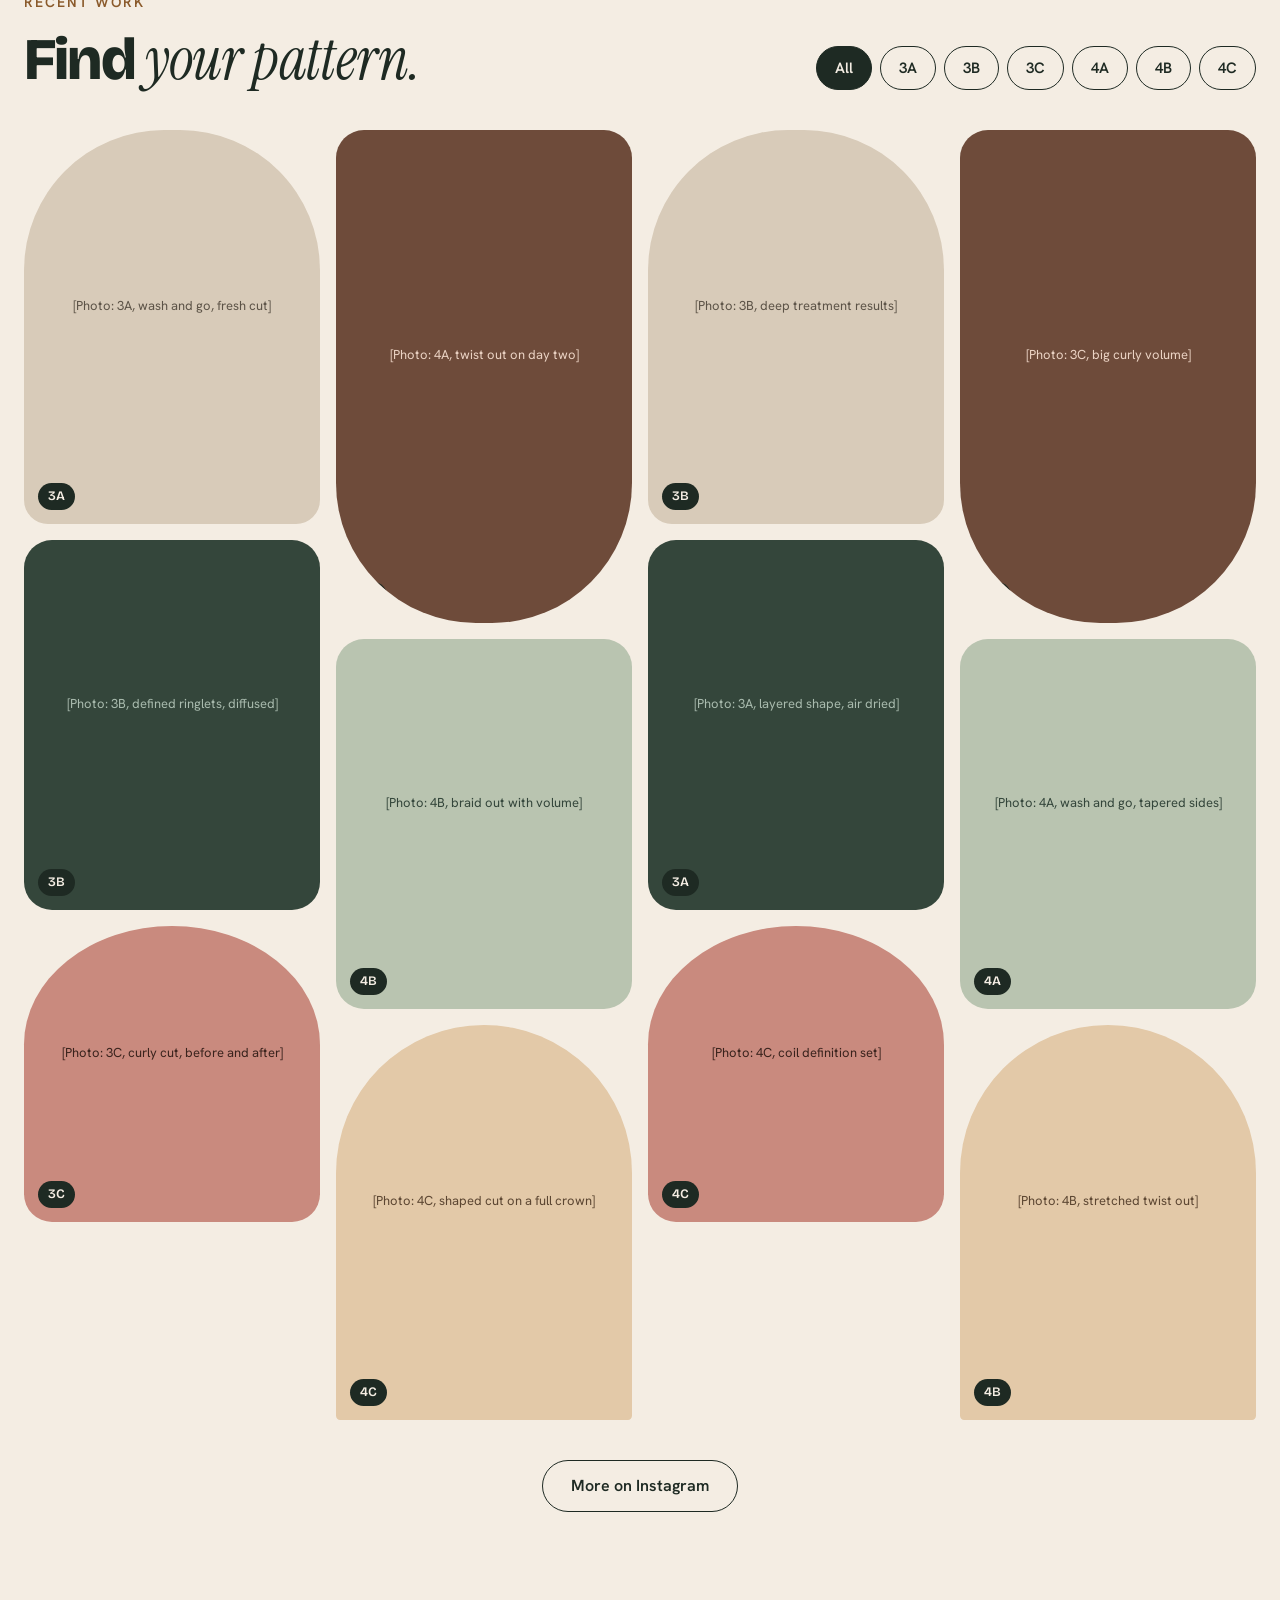
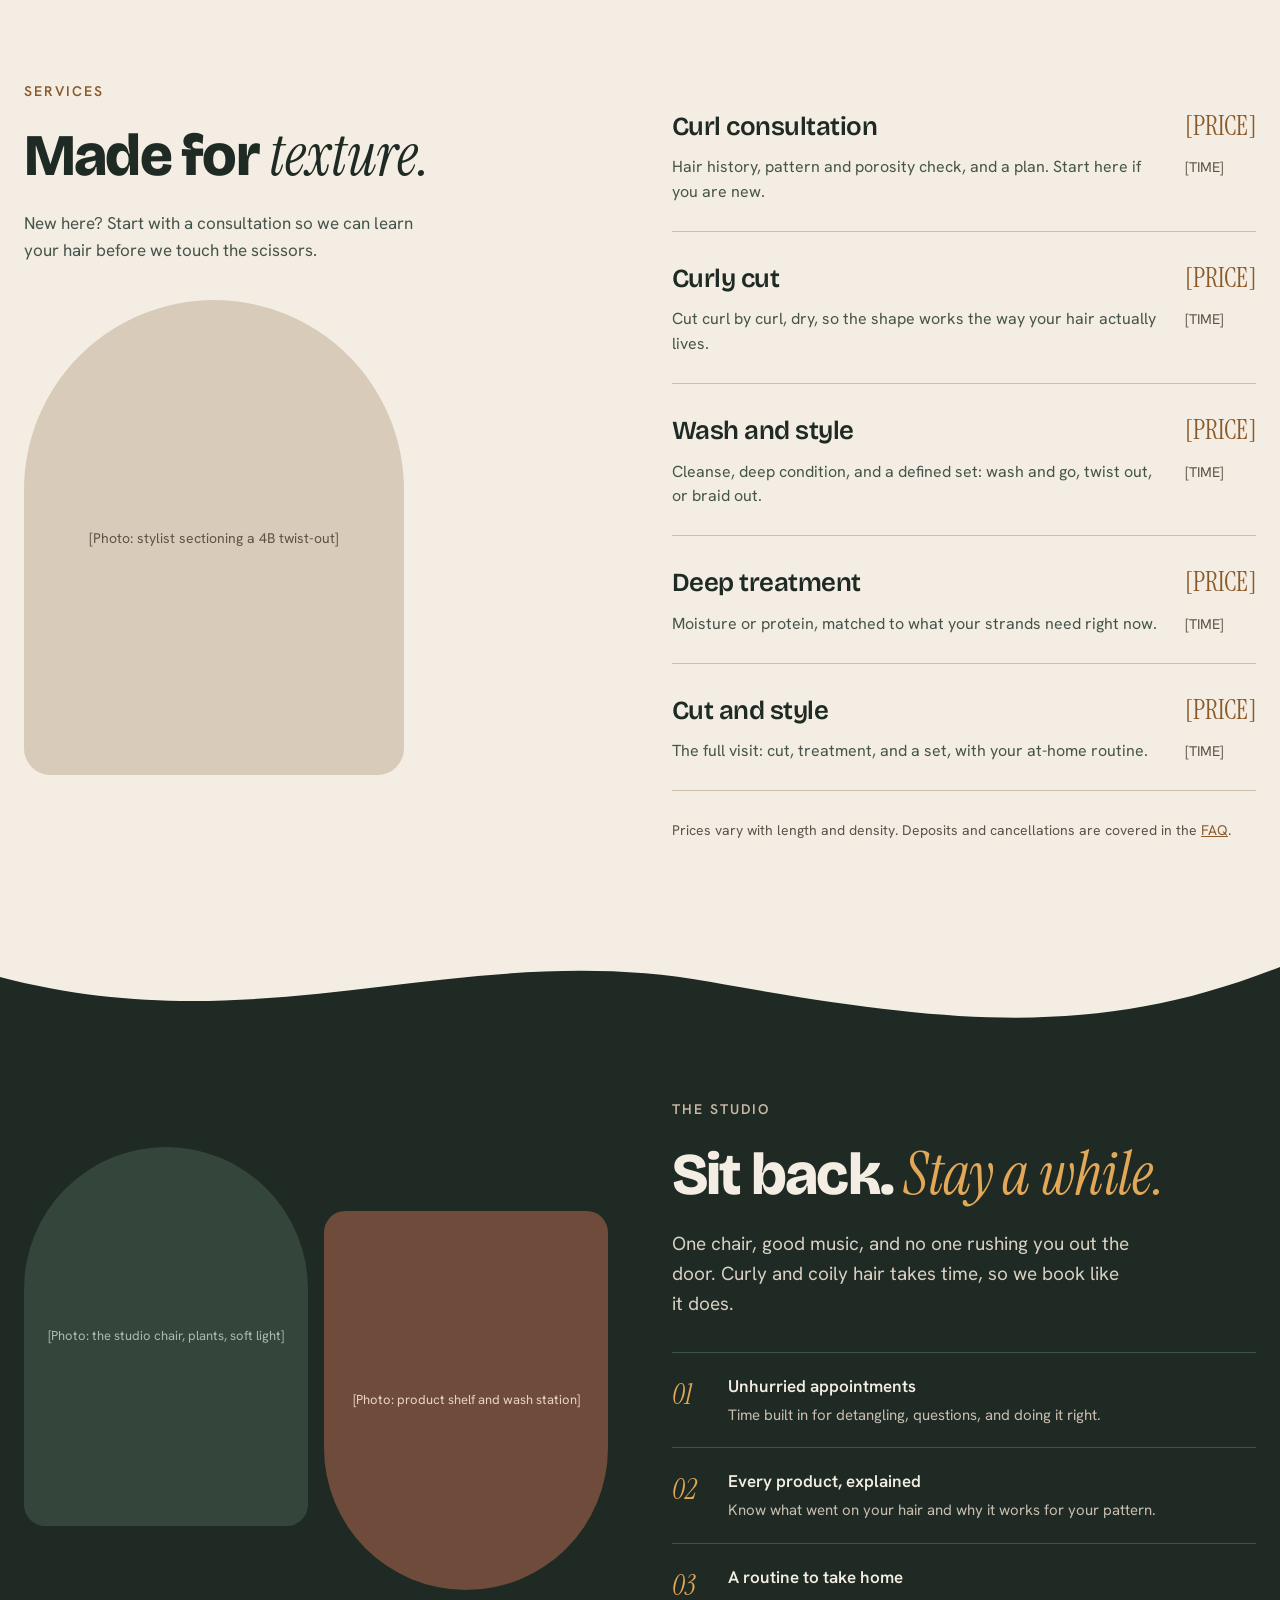
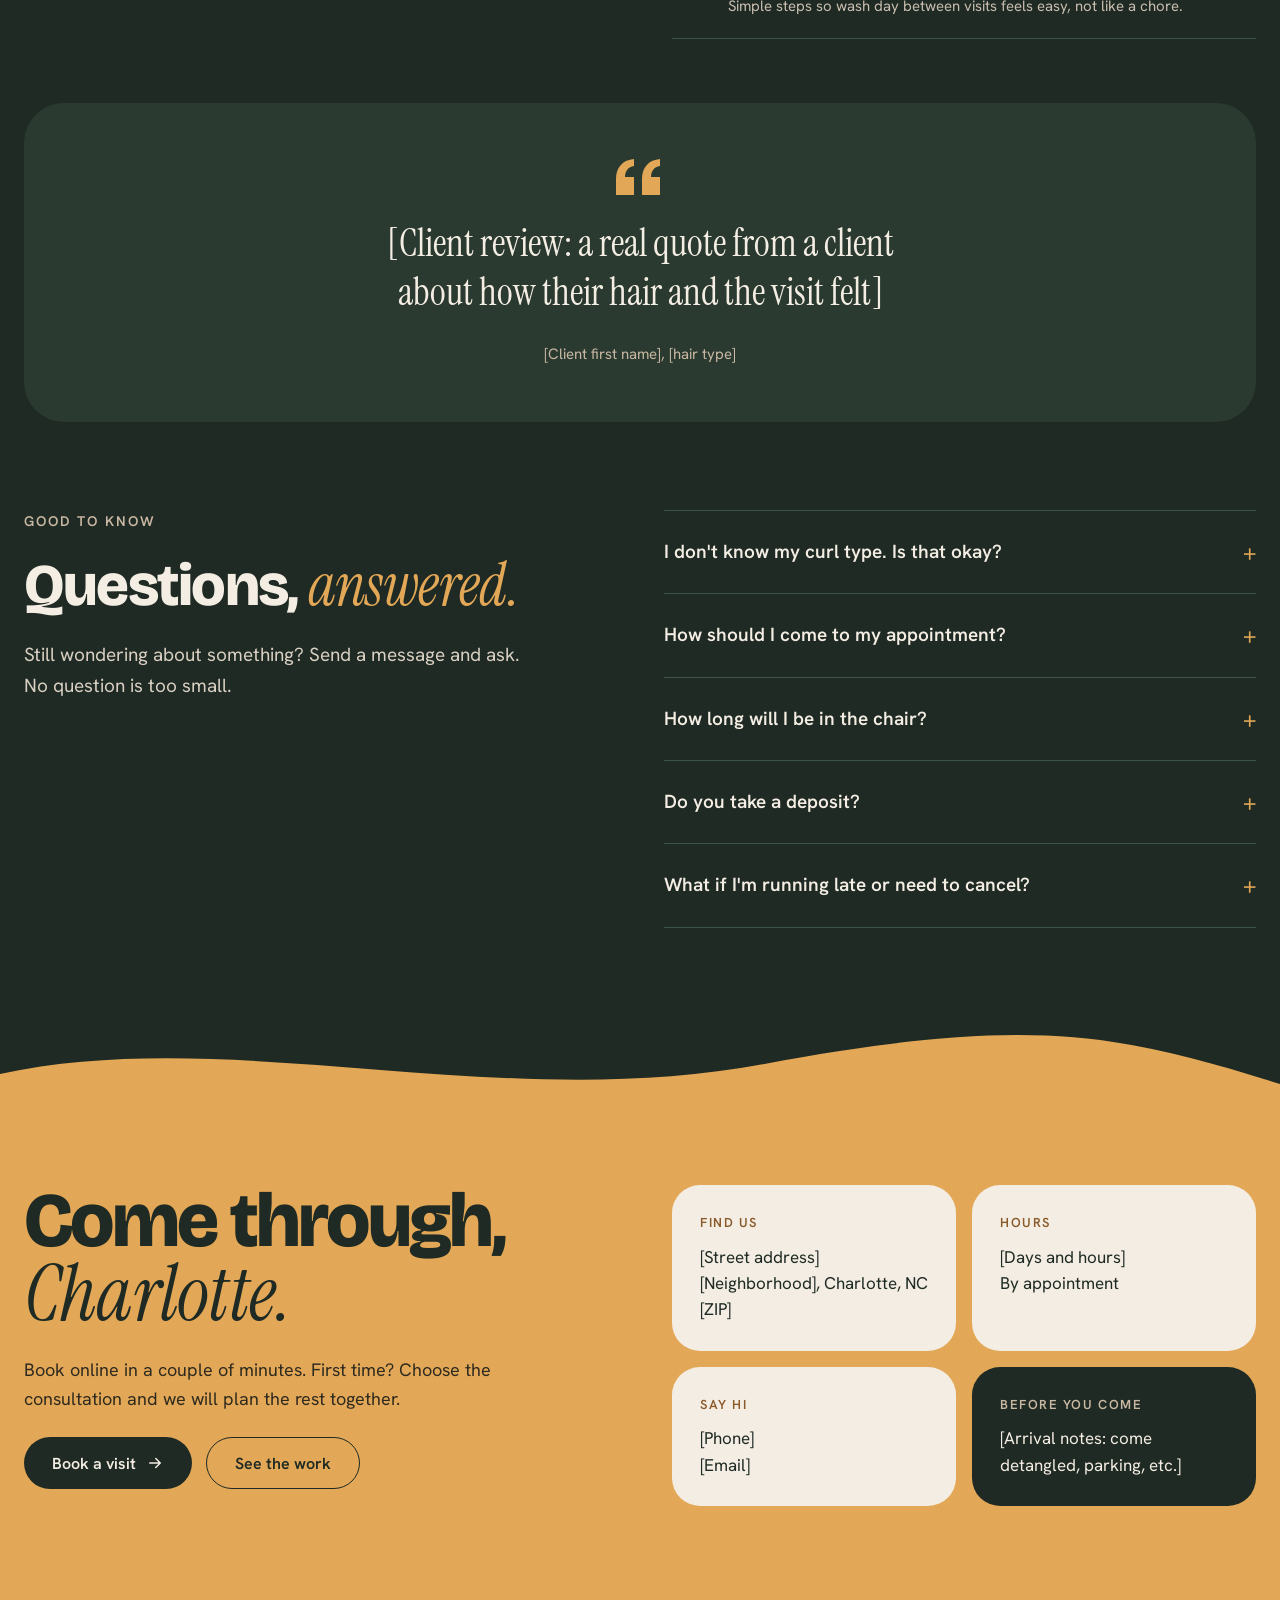
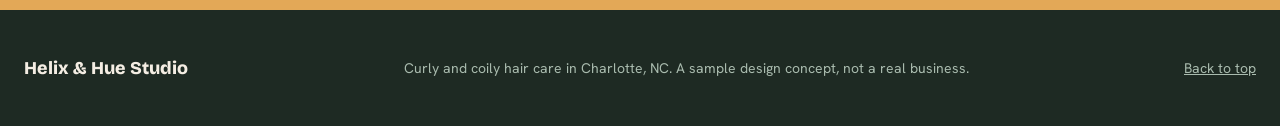
<file: helix-hue/helix-and-hue-studio/index.html>
<!doctype html>
<html lang="en">
<head>
  <meta charset="utf-8">
  <meta name="viewport" content="width=device-width, initial-scale=1">
  <title>Helix &amp; Hue Studio | Curly and coily hair care in Charlotte, NC</title>
  <meta name="description" content="A relaxed Charlotte studio for curly and coily hair, types 3A to 4C. Concept project.">
  <link rel="preconnect" href="https://fonts.googleapis.com">
  <link rel="preconnect" href="https://fonts.gstatic.com" crossorigin>
  <link rel="stylesheet" href="https://fonts.googleapis.com/css2?family=Bricolage+Grotesque:opsz,wght@12..96,400;12..96,600;12..96,800&family=Instrument+Serif:ital@0;1&family=Hanken+Grotesk:wght@400;500;600&display=swap">
  <link rel="stylesheet" href="css/styles.css">
  <script src="js/gallery.js" defer></script>
</head>
<body>
  <a class="skip-link" href="#main">Skip to content</a>

  <header class="site-header container">
    <a class="brand" href="#top">
      <svg width="34" height="34" viewBox="0 0 34 34" fill="none" stroke="currentColor" stroke-width="2.4" stroke-linecap="round" aria-hidden="true"><path d="M17 4c7 0 12 5 12 11s-5 10-10 10-8-3-8-7 3-6 6-6 4 2 4 4-1 3-3 3"/></svg>
      <span>Helix &amp; Hue Studio</span>
    </a>
    <div class="header-actions">
      <nav class="site-nav" aria-label="Main">
        <a href="#types">Hair types</a>
        <a href="#gallery">Gallery</a>
        <a href="#services">Services</a>
        <a href="#studio">The studio</a>
        <a href="#faq">FAQ</a>
      </nav>
      <a class="btn btn-accent btn-sm" href="#visit">Book a visit</a>
    </div>
  </header>

  <main id="main">
    <section id="top" class="hero container">
      <svg class="hero-lines" viewBox="0 0 1200 700" preserveAspectRatio="none" aria-hidden="true"><path d="M-40 520 C 160 380, 260 640, 420 520 S 640 260, 760 380 S 900 640, 1040 480 S 1180 200, 1260 300"/><path d="M-40 560 C 160 420, 260 680, 420 560 S 640 300, 760 420 S 900 680, 1040 520 S 1180 240, 1260 340"/></svg>
      <div class="hero-copy">
        <p class="eyebrow eyebrow-light">Charlotte, NC <span class="rule" aria-hidden="true"></span> Types 3A to 4C</p>
        <h1 class="display">Your curls, <em class="accent">understood.</em></h1>
        <p class="lede">A relaxed Charlotte studio for curly and coily hair. Take your time, bring your questions, and leave with hair that feels like you, plus a routine you can actually keep up at home.</p>
        <div class="btn-row">
          <a class="btn btn-accent" href="#visit">Book a visit
            <svg width="18" height="18" viewBox="0 0 24 24" fill="none" stroke="currentColor" stroke-width="2" stroke-linecap="round" stroke-linejoin="round" aria-hidden="true"><path d="M5 12h14M13 6l6 6-6 6"/></svg></a>
          <a class="btn btn-outline-light" href="#services">See services</a>
        </div>
      </div>
      <div class="hero-media">
        <div class="ph ph-blob-lg">[Photo: client portrait, full coily crown, warm window light]</div>
        <div class="ph ph-blob-sm">[Photo: close-up of defined 3C curls]</div>
      </div>
    </section>

    <svg class="wave" viewBox="0 0 1440 90" preserveAspectRatio="none" aria-hidden="true"><path d="M0 60 C 240 0, 480 100, 720 50 S 1200 0, 1440 50 L1440 90 L0 90 Z" fill="var(--linen)"/></svg>

    <div class="light">
      <section id="types" class="container section">
        <div class="section-head">
          <h2 class="h2">Every curl, <em>loose to tight.</em></h2>
          <p class="muted narrow">Not sure where you land? Most heads have more than one pattern. We figure it out together at your first visit.</p>
        </div>
        <ul class="types" role="list">
          <li class="type-card">
            <svg viewBox="0 0 64 136" aria-hidden="true"><path d="M32.0 8.0 L32.7 8.5 L33.5 9.0 L34.2 9.6 L34.9 10.1 L35.6 10.6 L36.3 11.1 L37.0 11.6 L37.7 12.1 L38.4 12.7 L39.0 13.2 L39.6 13.7 L40.2 14.2 L40.8 14.7 L41.4 15.2 L41.9 15.8 L42.4 16.3 L42.9 16.8 L43.3 17.3 L43.7 17.8 L44.1 18.3 L44.5 18.9 L44.8 19.4 L45.1 19.9 L45.3 20.4 L45.5 20.9 L45.7 21.4 L45.8 22.0 L45.9 22.5 L46.0 23.0 L46.0 23.5 L46.0 24.0 L45.9 24.5 L45.8 25.1 L45.7 25.6 L45.5 26.1 L45.3 26.6 L45.1 27.1 L44.8 27.6 L44.5 28.2 L44.1 28.7 L43.7 29.2 L43.3 29.7 L42.9 30.2 L42.4 30.7 L41.9 31.2 L41.4 31.8 L40.8 32.3 L40.2 32.8 L39.6 33.3 L39.0 33.8 L38.4 34.4 L37.7 34.9 L37.0 35.4 L36.3 35.9 L35.6 36.4 L34.9 36.9 L34.2 37.5 L33.5 38.0 L32.7 38.5 L32.0 39.0 L31.3 39.5 L30.5 40.0 L29.8 40.6 L29.1 41.1 L28.4 41.6 L27.7 42.1 L27.0 42.6 L26.3 43.1 L25.6 43.6 L25.0 44.2 L24.4 44.7 L23.8 45.2 L23.2 45.7 L22.6 46.2 L22.1 46.8 L21.6 47.3 L21.1 47.8 L20.7 48.3 L20.3 48.8 L19.9 49.3 L19.5 49.9 L19.2 50.4 L18.9 50.9 L18.7 51.4 L18.5 51.9 L18.3 52.4 L18.2 53.0 L18.1 53.5 L18.0 54.0 L18.0 54.5 L18.0 55.0 L18.1 55.5 L18.2 56.1 L18.3 56.6 L18.5 57.1 L18.7 57.6 L18.9 58.1 L19.2 58.6 L19.5 59.1 L19.9 59.7 L20.3 60.2 L20.7 60.7 L21.1 61.2 L21.6 61.7 L22.1 62.2 L22.6 62.8 L23.2 63.3 L23.8 63.8 L24.4 64.3 L25.0 64.8 L25.6 65.3 L26.3 65.9 L27.0 66.4 L27.7 66.9 L28.4 67.4 L29.1 67.9 L29.8 68.5 L30.5 69.0 L31.3 69.5 L32.0 70.0 L32.7 70.5 L33.5 71.0 L34.2 71.6 L34.9 72.1 L35.6 72.6 L36.3 73.1 L37.0 73.6 L37.7 74.1 L38.4 74.7 L39.0 75.2 L39.6 75.7 L40.2 76.2 L40.8 76.7 L41.4 77.2 L41.9 77.8 L42.4 78.3 L42.9 78.8 L43.3 79.3 L43.7 79.8 L44.1 80.3 L44.5 80.9 L44.8 81.4 L45.1 81.9 L45.3 82.4 L45.5 82.9 L45.7 83.4 L45.8 84.0 L45.9 84.5 L46.0 85.0 L46.0 85.5 L46.0 86.0 L45.9 86.5 L45.8 87.1 L45.7 87.6 L45.5 88.1 L45.3 88.6 L45.1 89.1 L44.8 89.6 L44.5 90.2 L44.1 90.7 L43.7 91.2 L43.3 91.7 L42.9 92.2 L42.4 92.7 L41.9 93.2 L41.4 93.8 L40.8 94.3 L40.2 94.8 L39.6 95.3 L39.0 95.8 L38.4 96.3 L37.7 96.9 L37.0 97.4 L36.3 97.9 L35.6 98.4 L34.9 98.9 L34.2 99.5 L33.5 100.0 L32.7 100.5 L32.0 101.0 L31.3 101.5 L30.5 102.0 L29.8 102.5 L29.1 103.1 L28.4 103.6 L27.7 104.1 L27.0 104.6 L26.3 105.1 L25.6 105.7 L25.0 106.2 L24.4 106.7 L23.8 107.2 L23.2 107.7 L22.6 108.2 L22.1 108.8 L21.6 109.3 L21.1 109.8 L20.7 110.3 L20.3 110.8 L19.9 111.3 L19.5 111.9 L19.2 112.4 L18.9 112.9 L18.7 113.4 L18.5 113.9 L18.3 114.4 L18.2 114.9 L18.1 115.5 L18.0 116.0 L18.0 116.5 L18.0 117.0 L18.1 117.5 L18.2 118.1 L18.3 118.6 L18.5 119.1 L18.7 119.6 L18.9 120.1 L19.2 120.6 L19.5 121.2 L19.9 121.7 L20.3 122.2 L20.7 122.7 L21.1 123.2 L21.6 123.7 L22.1 124.2 L22.6 124.8 L23.2 125.3 L23.8 125.8 L24.4 126.3 L25.0 126.8 L25.6 127.4 L26.3 127.9 L27.0 128.4 L27.7 128.9 L28.4 129.4 L29.1 129.9 L29.8 130.4 L30.5 131.0 L31.3 131.5 L32.0 132.0"/></svg>
            <span class="type-code">3A</span><strong>Loose loops</strong><span class="muted">Soft S-shaped waves with shine</span>
          </li>
          <li class="type-card">
            <svg viewBox="0 0 64 136" aria-hidden="true"><path d="M32.0 8.0 L33.1 8.5 L34.2 9.0 L35.3 9.6 L36.3 10.1 L37.4 10.6 L38.4 11.1 L39.3 11.6 L40.2 12.1 L41.1 12.7 L41.9 13.2 L42.6 13.7 L43.3 14.2 L43.9 14.7 L44.5 15.2 L44.9 15.8 L45.3 16.3 L45.6 16.8 L45.8 17.3 L46.0 17.8 L46.0 18.3 L46.0 18.9 L45.8 19.4 L45.6 19.9 L45.3 20.4 L44.9 20.9 L44.5 21.4 L43.9 22.0 L43.3 22.5 L42.6 23.0 L41.9 23.5 L41.1 24.0 L40.2 24.5 L39.3 25.1 L38.4 25.6 L37.4 26.1 L36.3 26.6 L35.3 27.1 L34.2 27.6 L33.1 28.2 L32.0 28.7 L30.9 29.2 L29.8 29.7 L28.7 30.2 L27.7 30.7 L26.6 31.2 L25.6 31.8 L24.7 32.3 L23.8 32.8 L22.9 33.3 L22.1 33.8 L21.4 34.4 L20.7 34.9 L20.1 35.4 L19.5 35.9 L19.1 36.4 L18.7 36.9 L18.4 37.5 L18.2 38.0 L18.0 38.5 L18.0 39.0 L18.0 39.5 L18.2 40.0 L18.4 40.6 L18.7 41.1 L19.1 41.6 L19.5 42.1 L20.1 42.6 L20.7 43.1 L21.4 43.6 L22.1 44.2 L22.9 44.7 L23.8 45.2 L24.7 45.7 L25.6 46.2 L26.6 46.8 L27.7 47.3 L28.7 47.8 L29.8 48.3 L30.9 48.8 L32.0 49.3 L33.1 49.9 L34.2 50.4 L35.3 50.9 L36.3 51.4 L37.4 51.9 L38.4 52.4 L39.3 52.9 L40.2 53.5 L41.1 54.0 L41.9 54.5 L42.6 55.0 L43.3 55.5 L43.9 56.0 L44.5 56.6 L44.9 57.1 L45.3 57.6 L45.6 58.1 L45.8 58.6 L46.0 59.2 L46.0 59.7 L46.0 60.2 L45.8 60.7 L45.6 61.2 L45.3 61.7 L44.9 62.3 L44.5 62.8 L43.9 63.3 L43.3 63.8 L42.6 64.3 L41.9 64.8 L41.1 65.3 L40.2 65.9 L39.3 66.4 L38.4 66.9 L37.4 67.4 L36.3 67.9 L35.3 68.5 L34.2 69.0 L33.1 69.5 L32.0 70.0 L30.9 70.5 L29.8 71.0 L28.7 71.5 L27.7 72.1 L26.6 72.6 L25.6 73.1 L24.7 73.6 L23.8 74.1 L22.9 74.7 L22.1 75.2 L21.4 75.7 L20.7 76.2 L20.1 76.7 L19.5 77.2 L19.1 77.8 L18.7 78.3 L18.4 78.8 L18.2 79.3 L18.0 79.8 L18.0 80.3 L18.0 80.8 L18.2 81.4 L18.4 81.9 L18.7 82.4 L19.1 82.9 L19.5 83.4 L20.1 84.0 L20.7 84.5 L21.4 85.0 L22.1 85.5 L22.9 86.0 L23.8 86.5 L24.7 87.1 L25.6 87.6 L26.6 88.1 L27.7 88.6 L28.7 89.1 L29.8 89.6 L30.9 90.2 L32.0 90.7 L33.1 91.2 L34.2 91.7 L35.3 92.2 L36.3 92.7 L37.4 93.2 L38.4 93.8 L39.3 94.3 L40.2 94.8 L41.1 95.3 L41.9 95.8 L42.6 96.4 L43.3 96.9 L43.9 97.4 L44.5 97.9 L44.9 98.4 L45.3 98.9 L45.6 99.4 L45.8 100.0 L46.0 100.5 L46.0 101.0 L46.0 101.5 L45.8 102.0 L45.6 102.5 L45.3 103.1 L44.9 103.6 L44.5 104.1 L43.9 104.6 L43.3 105.1 L42.6 105.7 L41.9 106.2 L41.1 106.7 L40.2 107.2 L39.3 107.7 L38.4 108.2 L37.4 108.8 L36.3 109.3 L35.3 109.8 L34.2 110.3 L33.1 110.8 L32.0 111.3 L30.9 111.9 L29.8 112.4 L28.7 112.9 L27.7 113.4 L26.6 113.9 L25.6 114.4 L24.7 115.0 L23.8 115.5 L22.9 116.0 L22.1 116.5 L21.4 117.0 L20.7 117.5 L20.1 118.0 L19.5 118.6 L19.1 119.1 L18.7 119.6 L18.4 120.1 L18.2 120.6 L18.0 121.2 L18.0 121.7 L18.0 122.2 L18.2 122.7 L18.4 123.2 L18.7 123.7 L19.1 124.3 L19.5 124.8 L20.1 125.3 L20.7 125.8 L21.4 126.3 L22.1 126.8 L22.9 127.4 L23.8 127.9 L24.7 128.4 L25.6 128.9 L26.6 129.4 L27.7 129.9 L28.7 130.4 L29.8 131.0 L30.9 131.5 L32.0 132.0"/></svg>
            <span class="type-code">3B</span><strong>Springy ringlets</strong><span class="muted">Bouncy curls about marker-width</span>
          </li>
          <li class="type-card">
            <svg viewBox="0 0 64 136" aria-hidden="true"><path d="M32.0 8.0 L33.5 8.5 L35.0 8.9 L36.5 9.2 L37.9 9.5 L39.2 9.7 L40.4 9.9 L41.5 10.0 L42.5 10.1 L43.3 10.1 L44.0 10.1 L44.5 10.0 L44.8 10.0 L45.0 9.9 L45.0 9.8 L44.8 9.8 L44.4 9.7 L43.8 9.7 L43.1 9.7 L42.2 9.7 L41.2 9.8 L40.0 9.9 L38.8 10.1 L37.4 10.3 L36.0 10.6 L34.5 11.0 L33.0 11.4 L31.5 12.0 L30.0 12.5 L28.5 13.2 L27.0 13.9 L25.6 14.7 L24.4 15.5 L23.2 16.4 L22.1 17.3 L21.2 18.3 L20.4 19.3 L19.8 20.4 L19.4 21.5 L19.1 22.6 L19.0 23.7 L19.1 24.8 L19.4 25.9 L19.8 26.9 L20.4 28.0 L21.2 29.0 L22.1 30.0 L23.2 31.0 L24.4 31.8 L25.6 32.7 L27.0 33.5 L28.5 34.2 L30.0 34.8 L31.5 35.4 L33.0 35.9 L34.5 36.3 L36.0 36.7 L37.4 37.0 L38.8 37.2 L40.0 37.4 L41.2 37.5 L42.2 37.6 L43.1 37.6 L43.8 37.6 L44.4 37.6 L44.8 37.6 L45.0 37.5 L45.0 37.4 L44.8 37.4 L44.5 37.3 L44.0 37.3 L43.3 37.2 L42.5 37.3 L41.5 37.3 L40.4 37.4 L39.2 37.6 L37.9 37.8 L36.5 38.1 L35.0 38.4 L33.5 38.9 L32.0 39.3 L30.5 39.9 L29.0 40.5 L27.5 41.2 L26.1 41.9 L24.8 42.8 L23.6 43.6 L22.5 44.6 L21.5 45.5 L20.7 46.5 L20.0 47.6 L19.5 48.7 L19.2 49.8 L19.0 50.9 L19.0 52.0 L19.2 53.1 L19.6 54.1 L20.2 55.2 L20.9 56.2 L21.8 57.2 L22.8 58.2 L24.0 59.1 L25.2 60.0 L26.6 60.8 L28.0 61.5 L29.5 62.2 L31.0 62.8 L32.5 63.3 L34.0 63.7 L35.5 64.1 L37.0 64.5 L38.4 64.7 L39.6 64.9 L40.8 65.1 L41.9 65.1 L42.8 65.2 L43.6 65.2 L44.2 65.2 L44.6 65.1 L44.9 65.1 L45.0 65.0 L44.9 64.9 L44.6 64.9 L44.2 64.8 L43.6 64.8 L42.8 64.8 L41.9 64.9 L40.8 64.9 L39.6 65.1 L38.4 65.3 L37.0 65.5 L35.5 65.9 L34.0 66.3 L32.5 66.7 L31.0 67.2 L29.5 67.8 L28.0 68.5 L26.6 69.2 L25.2 70.0 L24.0 70.9 L22.8 71.8 L21.8 72.8 L20.9 73.8 L20.2 74.8 L19.6 75.9 L19.2 76.9 L19.0 78.0 L19.0 79.1 L19.2 80.2 L19.5 81.3 L20.0 82.4 L20.7 83.5 L21.5 84.5 L22.5 85.4 L23.6 86.4 L24.8 87.2 L26.1 88.1 L27.5 88.8 L29.0 89.5 L30.5 90.1 L32.0 90.7 L33.5 91.1 L35.0 91.6 L36.5 91.9 L37.9 92.2 L39.2 92.4 L40.4 92.6 L41.5 92.7 L42.5 92.7 L43.3 92.8 L44.0 92.7 L44.5 92.7 L44.8 92.6 L45.0 92.6 L45.0 92.5 L44.8 92.4 L44.4 92.4 L43.8 92.4 L43.1 92.4 L42.2 92.4 L41.2 92.5 L40.0 92.6 L38.8 92.8 L37.4 93.0 L36.0 93.3 L34.5 93.7 L33.0 94.1 L31.5 94.6 L30.0 95.2 L28.5 95.8 L27.0 96.5 L25.6 97.3 L24.4 98.2 L23.2 99.0 L22.1 100.0 L21.2 101.0 L20.4 102.0 L19.8 103.1 L19.4 104.1 L19.1 105.2 L19.0 106.3 L19.1 107.4 L19.4 108.5 L19.8 109.6 L20.4 110.7 L21.2 111.7 L22.1 112.7 L23.2 113.6 L24.4 114.5 L25.6 115.3 L27.0 116.1 L28.5 116.8 L30.0 117.5 L31.5 118.0 L33.0 118.6 L34.5 119.0 L36.0 119.4 L37.4 119.7 L38.8 119.9 L40.0 120.1 L41.2 120.2 L42.2 120.3 L43.1 120.3 L43.8 120.3 L44.4 120.3 L44.8 120.2 L45.0 120.2 L45.0 120.1 L44.8 120.0 L44.5 120.0 L44.0 119.9 L43.3 119.9 L42.5 119.9 L41.5 120.0 L40.4 120.1 L39.2 120.3 L37.9 120.5 L36.5 120.8 L35.0 121.1 L33.5 121.5 L32.0 122.0"/></svg>
            <span class="type-code">3C</span><strong>Tight corkscrews</strong><span class="muted">Dense curls, pencil to straw width</span>
          </li>
          <li class="type-card dark">
            <svg viewBox="0 0 64 136" aria-hidden="true"><path d="M32.0 8.0 L33.9 8.4 L35.7 8.6 L37.4 8.6 L39.1 8.3 L40.5 7.9 L41.7 7.4 L42.7 6.7 L43.4 5.9 L43.9 5.1 L44.0 4.2 L43.9 3.3 L43.4 2.4 L42.7 1.6 L41.7 0.9 L40.5 0.4 L39.1 -0.0 L37.4 -0.2 L35.7 -0.3 L33.9 -0.1 L32.0 0.3 L30.1 1.0 L28.3 1.8 L26.6 2.9 L24.9 4.1 L23.5 5.6 L22.3 7.1 L21.3 8.9 L20.6 10.7 L20.1 12.6 L20.0 14.5 L20.1 16.4 L20.6 18.3 L21.3 20.1 L22.3 21.9 L23.5 23.4 L24.9 24.9 L26.6 26.1 L28.3 27.2 L30.1 28.0 L32.0 28.7 L33.9 29.1 L35.7 29.3 L37.4 29.2 L39.1 29.0 L40.5 28.6 L41.7 28.1 L42.7 27.4 L43.4 26.6 L43.9 25.7 L44.0 24.8 L43.9 23.9 L43.4 23.1 L42.7 22.3 L41.7 21.6 L40.5 21.1 L39.1 20.7 L37.4 20.4 L35.7 20.4 L33.9 20.6 L32.0 21.0 L30.1 21.6 L28.3 22.5 L26.6 23.5 L24.9 24.8 L23.5 26.2 L22.3 27.8 L21.3 29.5 L20.6 31.4 L20.1 33.2 L20.0 35.2 L20.1 37.1 L20.6 39.0 L21.3 40.8 L22.3 42.5 L23.5 44.1 L24.9 45.5 L26.6 46.8 L28.3 47.9 L30.1 48.7 L32.0 49.3 L33.9 49.7 L35.7 49.9 L37.4 49.9 L39.1 49.7 L40.5 49.3 L41.7 48.7 L42.7 48.0 L43.4 47.2 L43.9 46.4 L44.0 45.5 L43.9 44.6 L43.4 43.8 L42.7 43.0 L41.7 42.3 L40.5 41.7 L39.1 41.3 L37.4 41.1 L35.7 41.1 L33.9 41.3 L32.0 41.7 L30.1 42.3 L28.3 43.1 L26.6 44.2 L24.9 45.5 L23.5 46.9 L22.3 48.5 L21.3 50.2 L20.6 52.0 L20.1 53.9 L20.0 55.8 L20.1 57.8 L20.6 59.6 L21.3 61.5 L22.3 63.2 L23.5 64.8 L24.9 66.2 L26.6 67.5 L28.3 68.5 L30.1 69.4 L32.0 70.0 L33.9 70.4 L35.7 70.6 L37.4 70.6 L39.1 70.3 L40.5 69.9 L41.7 69.4 L42.7 68.7 L43.4 67.9 L43.9 67.1 L44.0 66.2 L43.9 65.3 L43.4 64.4 L42.7 63.6 L41.7 62.9 L40.5 62.4 L39.1 62.0 L37.4 61.8 L35.7 61.7 L33.9 61.9 L32.0 62.3 L30.1 63.0 L28.3 63.8 L26.6 64.9 L24.9 66.1 L23.5 67.6 L22.3 69.1 L21.3 70.9 L20.6 72.7 L20.1 74.6 L20.0 76.5 L20.1 78.4 L20.6 80.3 L21.3 82.1 L22.3 83.9 L23.5 85.4 L24.9 86.9 L26.6 88.1 L28.3 89.2 L30.1 90.0 L32.0 90.7 L33.9 91.1 L35.7 91.3 L37.4 91.2 L39.1 91.0 L40.5 90.6 L41.7 90.1 L42.7 89.4 L43.4 88.6 L43.9 87.7 L44.0 86.8 L43.9 85.9 L43.4 85.1 L42.7 84.3 L41.7 83.6 L40.5 83.1 L39.1 82.7 L37.4 82.4 L35.7 82.4 L33.9 82.6 L32.0 83.0 L30.1 83.6 L28.3 84.5 L26.6 85.5 L24.9 86.8 L23.5 88.2 L22.3 89.8 L21.3 91.5 L20.6 93.4 L20.1 95.2 L20.0 97.2 L20.1 99.1 L20.6 101.0 L21.3 102.8 L22.3 104.5 L23.5 106.1 L24.9 107.5 L26.6 108.8 L28.3 109.9 L30.1 110.7 L32.0 111.3 L33.9 111.7 L35.7 111.9 L37.4 111.9 L39.1 111.7 L40.5 111.3 L41.7 110.7 L42.7 110.0 L43.4 109.2 L43.9 108.4 L44.0 107.5 L43.9 106.6 L43.4 105.8 L42.7 105.0 L41.7 104.3 L40.5 103.7 L39.1 103.3 L37.4 103.1 L35.7 103.1 L33.9 103.3 L32.0 103.7 L30.1 104.3 L28.3 105.1 L26.6 106.2 L24.9 107.5 L23.5 108.9 L22.3 110.5 L21.3 112.2 L20.6 114.0 L20.1 115.9 L20.0 117.8 L20.1 119.8 L20.6 121.6 L21.3 123.5 L22.3 125.2 L23.5 126.8 L24.9 128.2 L26.6 129.5 L28.3 130.5 L30.1 131.4 L32.0 132.0"/></svg>
            <span class="type-code">4A</span><strong>Defined coils</strong><span class="muted">Tight S-coils with visible pattern</span>
          </li>
          <li class="type-card dark">
            <svg viewBox="0 0 64 136" aria-hidden="true"><path d="M32.0 8.0 L44.0 20.4 L20.0 32.8 L44.0 45.2 L20.0 57.6 L44.0 70.0 L20.0 82.4 L44.0 94.8 L20.0 107.2 L44.0 119.6 L20.0 132.0"/></svg>
            <span class="type-code">4B</span><strong>Z-pattern</strong><span class="muted">Sharp bends, lots of volume</span>
          </li>
          <li class="type-card dark">
            <svg viewBox="0 0 64 136" aria-hidden="true"><path d="M32.0 8.0 L42.0 14.9 L22.0 21.8 L42.0 28.7 L22.0 35.6 L42.0 42.4 L22.0 49.3 L42.0 56.2 L22.0 63.1 L42.0 70.0 L22.0 76.9 L42.0 83.8 L22.0 90.7 L42.0 97.6 L22.0 104.4 L42.0 111.3 L22.0 118.2 L42.0 125.1 L22.0 132.0"/></svg>
            <span class="type-code">4C</span><strong>Tight zigzag</strong><span class="muted">Densest pattern, most shrinkage</span>
          </li>
        </ul>
      </section>

      <section id="gallery" class="container section">
        <div class="section-head">
          <div class="stack-sm">
            <p class="eyebrow">Recent work</p>
            <h2 class="h2">Find <em>your pattern.</em></h2>
          </div>
          <div class="chips" role="group" aria-label="Filter by hair type">
            <button type="button" class="chip" aria-pressed="true" data-filter="all">All</button>
            <button type="button" class="chip" aria-pressed="false" data-filter="3A">3A</button>
            <button type="button" class="chip" aria-pressed="false" data-filter="3B">3B</button>
            <button type="button" class="chip" aria-pressed="false" data-filter="3C">3C</button>
            <button type="button" class="chip" aria-pressed="false" data-filter="4A">4A</button>
            <button type="button" class="chip" aria-pressed="false" data-filter="4B">4B</button>
            <button type="button" class="chip" aria-pressed="false" data-filter="4C">4C</button>
          </div>
        </div>
        <p class="sr-only" aria-live="polite" id="gallery-status"></p>
        <ul class="gallery" role="list">
          <li class="shot t1" data-type="3A"><span>[Photo: 3A, wash and go, fresh cut]</span><b>3A</b></li>
          <li class="shot t2" data-type="3B"><span>[Photo: 3B, defined ringlets, diffused]</span><b>3B</b></li>
          <li class="shot t3" data-type="3C"><span>[Photo: 3C, curly cut, before and after]</span><b>3C</b></li>
          <li class="shot t4" data-type="4A"><span>[Photo: 4A, twist out on day two]</span><b>4A</b></li>
          <li class="shot t5" data-type="4B"><span>[Photo: 4B, braid out with volume]</span><b>4B</b></li>
          <li class="shot t6" data-type="4C"><span>[Photo: 4C, shaped cut on a full crown]</span><b>4C</b></li>
          <li class="shot t1" data-type="3B"><span>[Photo: 3B, deep treatment results]</span><b>3B</b></li>
          <li class="shot t2" data-type="3A"><span>[Photo: 3A, layered shape, air dried]</span><b>3A</b></li>
          <li class="shot t3" data-type="4C"><span>[Photo: 4C, coil definition set]</span><b>4C</b></li>
          <li class="shot t4" data-type="3C"><span>[Photo: 3C, big curly volume]</span><b>3C</b></li>
          <li class="shot t5" data-type="4A"><span>[Photo: 4A, wash and go, tapered sides]</span><b>4A</b></li>
          <li class="shot t6" data-type="4B"><span>[Photo: 4B, stretched twist out]</span><b>4B</b></li>
        </ul>
        <a class="btn btn-outline center" href="#">More on Instagram</a>
      </section>

      <section id="services" class="container section split">
        <div class="stack">
          <p class="eyebrow">Services</p>
          <h2 class="h2">Made for <em>texture.</em></h2>
          <p class="muted narrow">New here? Start with a consultation so we can learn your hair before we touch the scissors.</p>
          <div class="ph ph-arch">[Photo: stylist sectioning a 4B twist-out]</div>
        </div>
        <div>
          <ul class="services" role="list">
            <li><h3>Curl consultation</h3><span class="price">[PRICE]</span><p>Hair history, pattern and porosity check, and a plan. Start here if you are new.</p><span class="time">[TIME]</span></li>
            <li><h3>Curly cut</h3><span class="price">[PRICE]</span><p>Cut curl by curl, dry, so the shape works the way your hair actually lives.</p><span class="time">[TIME]</span></li>
            <li><h3>Wash and style</h3><span class="price">[PRICE]</span><p>Cleanse, deep condition, and a defined set: wash and go, twist out, or braid out.</p><span class="time">[TIME]</span></li>
            <li><h3>Deep treatment</h3><span class="price">[PRICE]</span><p>Moisture or protein, matched to what your strands need right now.</p><span class="time">[TIME]</span></li>
            <li><h3>Cut and style</h3><span class="price">[PRICE]</span><p>The full visit: cut, treatment, and a set, with your at-home routine.</p><span class="time">[TIME]</span></li>
          </ul>
          <p class="fine">Prices vary with length and density. Deposits and cancellations are covered in the <a href="#faq">FAQ</a>.</p>
        </div>
      </section>
    </div>

    <svg class="wave wave-down" viewBox="0 0 1440 90" preserveAspectRatio="none" aria-hidden="true"><path d="M0 40 C 300 110, 520 0, 800 45 S 1240 100, 1440 30 L1440 90 L0 90 Z" fill="var(--forest)"/></svg>

    <section id="studio" class="container section">
      <div class="split split-center">
        <div class="duo">
          <div class="ph ph-arch-dark">[Photo: the studio chair, plants, soft light]</div>
          <div class="ph ph-arch-flip">[Photo: product shelf and wash station]</div>
        </div>
        <div class="stack">
          <p class="eyebrow eyebrow-light">The studio</p>
          <h2 class="h2">Sit back. <em class="accent">Stay a while.</em></h2>
          <p class="lede">One chair, good music, and no one rushing you out the door. Curly and coily hair takes time, so we book like it does.</p>
          <ol class="promises">
            <li><span>01</span><div><strong>Unhurried appointments</strong><p>Time built in for detangling, questions, and doing it right.</p></div></li>
            <li><span>02</span><div><strong>Every product, explained</strong><p>Know what went on your hair and why it works for your pattern.</p></div></li>
            <li><span>03</span><div><strong>A routine to take home</strong><p>Simple steps so wash day between visits feels easy, not like a chore.</p></div></li>
          </ol>
        </div>
      </div>

      <figure class="review">
        <svg width="48" height="36" viewBox="0 0 48 36" aria-hidden="true"><path d="M0 36V20C0 8 7 1 18 0v7c-6 1-9 5-9 11h9v18H0zm26 0V20C26 8 33 1 44 0v7c-6 1-9 5-9 11h9v18H26z"/></svg>
        <blockquote>[Client review: a real quote from a client about how their hair and the visit felt]</blockquote>
        <figcaption>[Client first name], [hair type]</figcaption>
      </figure>

      <div id="faq" class="split faq-wrap">
        <div class="stack">
          <p class="eyebrow eyebrow-light">Good to know</p>
          <h2 class="h2">Questions, <em class="accent">answered.</em></h2>
          <p class="lede narrow">Still wondering about something? Send a message and ask. No question is too small.</p>
        </div>
        <div class="faq">
          <details><summary>I don't know my curl type. Is that okay?</summary><p>Yes. Most heads have more than one pattern, and that's normal. We figure it out together during your consultation.</p></details>
          <details><summary>How should I come to my appointment?</summary><p>[Prep instructions: detangled or not, hair down, product to skip, and so on]</p></details>
          <details><summary>How long will I be in the chair?</summary><p>It depends on your length, density and service. Each service lists an estimated time, and first visits run a little longer so there's room to talk.</p></details>
          <details><summary>Do you take a deposit?</summary><p>[Deposit amount, when it's due, and how it applies to your service]</p></details>
          <details><summary>What if I'm running late or need to cancel?</summary><p>[Late arrival window and cancellation notice policy]</p></details>
        </div>
      </div>
    </section>

    <svg class="wave" viewBox="0 0 1440 90" preserveAspectRatio="none" aria-hidden="true"><path d="M0 50 C 260 0, 560 90, 860 40 S 1260 10, 1440 60 L1440 90 L0 90 Z" fill="var(--accent)"/></svg>

    <section id="visit" class="visit">
      <div class="container section split">
        <div class="stack">
          <h2 class="display display-sm">Come through, <em>Charlotte.</em></h2>
          <p class="lede lede-dark">Book online in a couple of minutes. First time? Choose the consultation and we will plan the rest together.</p>
          <div class="btn-row">
            <a class="btn btn-dark" href="#">Book a visit
              <svg width="18" height="18" viewBox="0 0 24 24" fill="none" stroke="currentColor" stroke-width="2" stroke-linecap="round" stroke-linejoin="round" aria-hidden="true"><path d="M5 12h14M13 6l6 6-6 6"/></svg></a>
            <a class="btn btn-outline" href="#">See the work</a>
          </div>
        </div>
        <div class="info-grid">
          <div class="info"><span class="eyebrow">Find us</span><p>[Street address]<br>[Neighborhood], Charlotte, NC [ZIP]</p></div>
          <div class="info"><span class="eyebrow">Hours</span><p>[Days and hours]<br>By appointment</p></div>
          <div class="info"><span class="eyebrow">Say hi</span><p>[Phone]<br>[Email]</p></div>
          <div class="info info-dark"><span class="eyebrow eyebrow-light">Before you come</span><p>[Arrival notes: come detangled, parking, etc.]</p></div>
        </div>
      </div>
    </section>
  </main>

  <footer class="site-footer container">
    <span class="brand-sm">Helix &amp; Hue Studio</span>
    <span>Curly and coily hair care in Charlotte, NC. A sample design concept, not a real business.</span>
    <a href="#top">Back to top</a>
  </footer>
</body>
</html>
</file>
<file: css/styles.css>
/* Helix & Hue Studio: styles */

:root {
  --forest: #1E2A23;
  --forest-2: #2A3A30;
  --forest-3: #34463B;
  --line-dark: #3E5446;
  --moss: #5B7263;
  --linen: #F4EDE3;
  --sand: #E8DCCB;
  --sand-2: #D8CBB9;
  --line-light: #CDBFAC;
  --clay: #C98A7E;
  --umber: #6E4B3A;
  --rust: #8A5A2B;
  --accent: #E3A857;
  --text-soft: #D9CFC2;
  --text-softer: #C9BEB0;
  --text-label: #C9B8A3;
  --text-muted: #45544A;
  --text-fine: #5C5347;

  --font-display: 'Bricolage Grotesque', 'Arial Black', sans-serif;
  --font-serif: 'Instrument Serif', Georgia, serif;
  --font-body: 'Hanken Grotesk', 'Helvetica Neue', sans-serif;

  --radius: 28px;
  --gutter: 24px;
  --max: 1280px;
}

*,
*::before,
*::after { box-sizing: border-box; }

html { scroll-behavior: smooth; }

body {
  margin: 0;
  background: var(--forest);
  color: var(--linen);
  font-family: var(--font-body);
  font-size: 17px;
  line-height: 1.6;
  overflow-x: hidden;
}

a { color: var(--accent); }
a:hover { color: #F2C889; }

:focus-visible {
  outline: 3px solid var(--accent);
  outline-offset: 3px;
  border-radius: 6px;
}

.sr-only {
  position: absolute;
  width: 1px;
  height: 1px;
  overflow: hidden;
  clip: rect(0 0 0 0);
  white-space: nowrap;
}

.skip-link {
  position: absolute;
  left: 16px;
  top: -60px;
  z-index: 10;
  padding: 10px 16px;
  border-radius: 999px;
  background: var(--accent);
  color: var(--forest);
  font-weight: 600;
}
.skip-link:focus { top: 16px; }

/* Layout */

.container {
  max-width: var(--max);
  margin: 0 auto;
  padding-left: var(--gutter);
  padding-right: var(--gutter);
}

.section { padding-top: 72px; padding-bottom: 96px; }

.stack { display: flex; flex-direction: column; gap: 24px; }
.stack-sm { display: flex; flex-direction: column; gap: 16px; }

.split {
  display: grid;
  grid-template-columns: repeat(auto-fit, minmax(min(360px, 100%), 1fr));
  gap: 64px;
}
.split-center { align-items: center; }

.section-head {
  display: flex;
  flex-wrap: wrap;
  align-items: flex-end;
  justify-content: space-between;
  gap: 24px;
  margin-bottom: 40px;
}

.narrow { max-width: 400px; }

.light { background: var(--linen); color: var(--forest); }

/* Type */

.eyebrow {
  margin: 0;
  font-size: 14px;
  font-weight: 600;
  letter-spacing: 0.14em;
  text-transform: uppercase;
  color: var(--rust);
}
.eyebrow-light { color: var(--text-label); }

.display,
.h2 {
  margin: 0;
  font-family: var(--font-display);
  font-weight: 800;
  letter-spacing: -0.03em;
  text-wrap: balance;
}
.display { font-size: clamp(52px, 7vw, 104px); line-height: 0.92; letter-spacing: -0.035em; }
.display-sm { font-size: clamp(44px, 6vw, 88px); line-height: 0.95; }
.h2 { font-size: clamp(38px, 4.6vw, 64px); line-height: 1; }

.display em,
.h2 em {
  font-family: var(--font-serif);
  font-style: italic;
  font-weight: 400;
  letter-spacing: -0.01em;
}
em.accent { color: var(--accent); }

.lede { margin: 0; max-width: 500px; font-size: 19px; color: var(--text-soft); text-wrap: pretty; }
.lede-dark { color: #2E2A1F; font-size: 18px; }
.muted { margin: 0; color: var(--text-muted); }
.fine { margin: 28px 0 0; font-size: 14px; color: var(--text-fine); }
.fine a { color: var(--rust); }

/* Buttons */

.btn {
  display: inline-flex;
  align-items: center;
  justify-content: center;
  gap: 10px;
  min-height: 52px;
  padding: 0 28px;
  border-radius: 999px;
  font-weight: 600;
  font-size: 16px;
  text-decoration: none;
  transition: transform 0.15s ease;
}
.btn:hover { transform: translateY(-1px); }
.btn-sm { min-height: 44px; padding: 0 22px; font-size: 15px; }
.btn-accent,
.btn-accent:hover { background: var(--accent); color: var(--forest); }
.btn-dark,
.btn-dark:hover { background: var(--forest); color: var(--linen); }
.btn-outline,
.btn-outline:hover { border: 1.5px solid var(--forest); color: var(--forest); }
.btn-outline-light,
.btn-outline-light:hover { border: 1.5px solid var(--moss); color: var(--linen); }
.btn-row { display: flex; flex-wrap: wrap; gap: 14px; }
.center { align-self: center; display: flex; width: fit-content; margin: 8px auto 0; }

/* Photo placeholders */

.ph {
  display: flex;
  align-items: center;
  justify-content: center;
  text-align: center;
  padding: 24px;
  font-size: 14px;
  line-height: 1.45;
}
.ph:has(img) { padding: 0; overflow: hidden; }
.ph img { display: block; width: 100%; height: 100%; object-fit: cover; }
.ph-blob-lg img { object-position: 50% 30%; }

/* Header */

.site-header {
  display: flex;
  flex-wrap: wrap;
  align-items: center;
  justify-content: space-between;
  gap: 16px 20px;
  padding-top: 24px;
  padding-bottom: 24px;
}
.brand {
  display: flex;
  align-items: center;
  gap: 12px;
  color: var(--linen);
  text-decoration: none;
  font-family: var(--font-display);
  font-weight: 800;
  font-size: 22px;
  letter-spacing: -0.02em;
}
.brand svg { color: var(--accent); }
.header-actions {
  flex: 1 1 auto;
  min-width: 0;
  display: flex;
  align-items: center;
  justify-content: flex-end;
  gap: 16px;
}
.site-nav {
  min-width: 0;
  display: flex;
  gap: 4px;
  overflow-x: auto;
  white-space: nowrap;
  scrollbar-width: none;
}
.site-nav a {
  display: inline-flex;
  align-items: center;
  min-height: 44px;
  padding: 0 12px;
  color: var(--linen);
  font-size: 15px;
  font-weight: 500;
  text-decoration: none;
}
.site-nav a:hover { color: var(--accent); }
.header-actions .btn { flex-shrink: 0; }

/* Hero */

.hero {
  position: relative;
  display: grid;
  grid-template-columns: repeat(auto-fit, minmax(min(460px, 100%), 1fr));
  gap: 56px;
  align-items: center;
  padding-top: 48px;
  padding-bottom: 120px;
}
.hero-lines {
  position: absolute;
  inset: 0;
  width: 100%;
  height: 100%;
  pointer-events: none;
  opacity: 0.35;
  fill: none;
  stroke: var(--line-dark);
  stroke-width: 2;
}
.hero-copy { position: relative; display: flex; flex-direction: column; gap: 28px; }
.hero-copy .eyebrow { display: flex; align-items: center; gap: 10px; }
.rule { width: 28px; height: 1px; background: currentColor; }
.hero-media { position: relative; min-height: 560px; }
.ph-blob-lg {
  position: absolute;
  top: 0;
  right: 0;
  width: 82%;
  height: 88%;
  border-radius: 58% 42% 46% 54% / 44% 52% 48% 56%;
  background: var(--forest-3);
  color: #A9BBAE;
  padding: 40px;
}
.ph-blob-sm {
  position: absolute;
  bottom: 0;
  left: 0;
  width: 44%;
  height: 42%;
  border-radius: 50% 50% 44% 56% / 58% 46% 54% 42%;
  background: var(--clay);
  color: #3A231D;
  border: 8px solid var(--forest);
  font-size: 13px;
}

/* Waves */

.wave { display: block; width: 100%; height: 90px; margin-bottom: -1px; }
.wave-down { background: var(--linen); }

/* Hair types */

.types {
  list-style: none;
  margin: 0;
  padding: 0;
  display: grid;
  grid-template-columns: repeat(auto-fit, minmax(min(150px, 100%), 1fr));
  gap: 16px;
}
.type-card {
  padding: 24px 22px 26px;
  border-radius: 32px;
  background: var(--sand);
  display: flex;
  flex-direction: column;
  gap: 14px;
}
.type-card svg {
  width: 64px;
  height: 136px;
  fill: none;
  stroke: var(--rust);
  stroke-width: 2.6;
  stroke-linecap: round;
  stroke-linejoin: round;
}
.type-code {
  font-family: var(--font-display);
  font-weight: 800;
  font-size: 40px;
  line-height: 1;
  letter-spacing: -0.03em;
}
.type-card strong { font-size: 16px; font-weight: 600; line-height: 1.3; }
.type-card .muted { font-size: 14px; line-height: 1.5; margin-top: -10px; }
.type-card.dark { background: var(--forest); color: var(--linen); }
.type-card.dark svg { stroke: var(--accent); }
.type-card.dark .muted { color: var(--text-softer); }

/* Gallery */

.chips { display: flex; flex-wrap: wrap; gap: 8px; }
.chip {
  min-height: 44px;
  min-width: 52px;
  padding: 0 18px;
  border-radius: 999px;
  border: 1.5px solid var(--forest);
  background: transparent;
  color: var(--forest);
  font: 600 15px var(--font-body);
  cursor: pointer;
}
.chip[aria-pressed="true"] { background: var(--forest); color: var(--linen); }

.gallery {
  list-style: none;
  margin: 0 0 40px;
  padding: 0;
  columns: 4 150px;
  column-gap: 16px;
}
.shot {
  break-inside: avoid;
  margin: 0 0 16px;
  display: flex;
  flex-direction: column;
  overflow: hidden;
  font-size: 13px;
  line-height: 1.45;
}
.shot[hidden] { display: none; }
.shot:has(img) { position: relative; }
.shot img { position: absolute; inset: 0; width: 100%; height: 100%; object-fit: cover; }
.shot:has(img) b { position: relative; margin-top: auto; }
.shot span { flex: 1 1 auto; display: flex; align-items: center; justify-content: center; text-align: center; padding: 20px; }
.shot b {
  align-self: flex-start;
  margin: 0 0 14px 14px;
  padding: 4px 10px;
  border-radius: 999px;
  background: var(--forest);
  color: var(--linen);
  font-family: var(--font-display);
  font-weight: 600;
  font-size: 13px;
}
.t1 { aspect-ratio: 3 / 4; border-radius: 140px 140px 24px 24px; background: var(--sand-2); color: var(--text-fine); }
.t2 { aspect-ratio: 4 / 5; border-radius: 28px; background: var(--forest-3); color: #A9BBAE; }
.t3 { aspect-ratio: 1 / 1; border-radius: 50% 50% 28px 28px / 40% 40% 28px 28px; background: var(--clay); color: #3A231D; }
.t4 { aspect-ratio: 3 / 5; border-radius: 28px 28px 140px 140px; background: var(--umber); color: #EBD3C4; }
.t5 { aspect-ratio: 4 / 5; border-radius: 28px; background: #B9C4B0; color: var(--forest-3); }
.t6 { aspect-ratio: 3 / 4; border-radius: 999px 999px 28px 28px; background: #E3C9A8; color: #5C4632; }

/* Services */

.ph-arch {
  margin-top: 12px;
  width: 100%;
  max-width: 380px;
  aspect-ratio: 4 / 5;
  border-radius: 200px 200px 28px 28px;
  background: var(--sand-2);
  color: var(--text-fine);
}
.services { list-style: none; margin: 0; padding: 0; }
.services li {
  display: grid;
  grid-template-columns: minmax(0, 1fr) auto;
  gap: 8px 24px;
  align-items: baseline;
  padding: 26px 0;
  border-bottom: 1px solid var(--line-light);
}
.services h3 { margin: 0; font-family: var(--font-display); font-weight: 600; font-size: 26px; letter-spacing: -0.02em; }
.services .price { font-family: var(--font-serif); font-size: 26px; color: var(--rust); }
.services p { margin: 0; font-size: 16px; line-height: 1.55; color: var(--text-muted); }
.services .time { font-size: 14px; color: var(--text-fine); }

/* Studio */

.duo { display: grid; grid-template-columns: repeat(2, minmax(0, 1fr)); gap: 16px; }
.ph-arch-dark,
.ph-arch-flip { aspect-ratio: 3 / 4; font-size: 13px; }
.ph-arch-dark { border-radius: 160px 160px 24px 24px; background: var(--forest-3); color: #A9BBAE; }
.ph-arch-flip { margin-top: 64px; border-radius: 24px 24px 160px 160px; background: var(--umber); color: #EBD3C4; }

.promises { list-style: none; margin: 8px 0 0; padding: 0; border-top: 1px solid var(--line-dark); }
.promises li { display: flex; gap: 20px; padding: 20px 0; border-bottom: 1px solid var(--line-dark); }
.promises span { min-width: 36px; font-family: var(--font-serif); font-style: italic; font-size: 28px; color: var(--accent); }
.promises strong { font-size: 17px; font-weight: 600; }
.promises p { margin: 4px 0 0; font-size: 15px; line-height: 1.55; color: var(--text-softer); }

.review {
  margin: 64px 0 0;
  padding: 56px 24px;
  border-radius: 40px;
  background: var(--forest-2);
  display: flex;
  flex-direction: column;
  align-items: center;
  gap: 24px;
  text-align: center;
}
.review svg { fill: var(--accent); }
.review blockquote {
  margin: 0;
  max-width: 820px;
  font-family: var(--font-serif);
  font-size: clamp(26px, 3vw, 38px);
  line-height: 1.3;
  text-wrap: balance;
}
.review figcaption { font-size: 15px; color: var(--text-label); }

/* FAQ */

.faq-wrap { padding-top: 88px; gap: 48px; }
.faq { border-top: 1px solid var(--line-dark); }
.faq details { border-bottom: 1px solid var(--line-dark); }
.faq summary {
  cursor: pointer;
  list-style: none;
  display: flex;
  justify-content: space-between;
  align-items: center;
  gap: 16px;
  min-height: 44px;
  padding: 22px 0;
  font-size: 19px;
  font-weight: 600;
}
.faq summary::-webkit-details-marker { display: none; }
.faq summary::after { content: "+"; font-size: 24px; font-weight: 400; color: var(--accent); }
.faq details[open] summary::after { content: "\2212"; }
.faq p { margin: 0 0 22px; font-size: 16px; color: var(--text-softer); }

/* Visit */

.visit { background: var(--accent); color: var(--forest); }
.visit .section { padding-bottom: 104px; align-items: start; }
.visit .display em { font-family: var(--font-serif); }
.booking-note { margin: 4px 0 0; max-width: 34ch; font-size: 16px; font-weight: 600; line-height: 1.5; color: var(--forest); }
.booking-note:empty { display: none; }
.info-grid { display: grid; grid-template-columns: repeat(auto-fit, minmax(min(200px, 100%), 1fr)); gap: 16px; }
.info { padding: 28px; border-radius: var(--radius); background: var(--linen); display: flex; flex-direction: column; gap: 10px; }
.info .eyebrow { font-size: 13px; letter-spacing: 0.12em; }
.info p { margin: 0; font-size: 17px; line-height: 1.55; }
.info-dark { background: var(--forest); color: var(--linen); }

/* Footer */

.site-footer {
  display: flex;
  flex-wrap: wrap;
  align-items: center;
  justify-content: space-between;
  gap: 16px;
  padding-top: 36px;
  padding-bottom: 36px;
  font-size: 14px;
  color: #A9BBAE;
}
.site-footer a { display: inline-flex; align-items: center; min-height: 44px; color: #A9BBAE; }
.brand-sm { font-family: var(--font-display); font-weight: 800; font-size: 18px; color: var(--linen); }

/* Small screens */

@media (max-width: 720px) {
  .section { padding-top: 56px; padding-bottom: 72px; }
  .hero { padding-bottom: 80px; }
  .hero-media { min-height: 420px; }
  .gallery { columns: 2; column-gap: 10px; }
  .shot { margin-bottom: 10px; }
  .chips { flex-wrap: nowrap; overflow-x: auto; width: 100%; padding-bottom: 4px; }
  .chip { flex-shrink: 0; }
  .services h3,
  .services .price { font-size: 22px; }
}

@media (prefers-reduced-motion: reduce) {
  html { scroll-behavior: auto; }
  .btn { transition: none; }
}
</file>
<file: helix-hue/helix-and-hue-studio/css/styles.css>
/* Helix & Hue Studio: styles */

:root {
  --forest: #1E2A23;
  --forest-2: #2A3A30;
  --forest-3: #34463B;
  --line-dark: #3E5446;
  --moss: #5B7263;
  --linen: #F4EDE3;
  --sand: #E8DCCB;
  --sand-2: #D8CBB9;
  --line-light: #CDBFAC;
  --clay: #C98A7E;
  --umber: #6E4B3A;
  --rust: #8A5A2B;
  --accent: #E3A857;
  --text-soft: #D9CFC2;
  --text-softer: #C9BEB0;
  --text-label: #C9B8A3;
  --text-muted: #45544A;
  --text-fine: #5C5347;

  --font-display: 'Bricolage Grotesque', 'Arial Black', sans-serif;
  --font-serif: 'Instrument Serif', Georgia, serif;
  --font-body: 'Hanken Grotesk', 'Helvetica Neue', sans-serif;

  --radius: 28px;
  --gutter: 24px;
  --max: 1280px;
}

*,
*::before,
*::after { box-sizing: border-box; }

html { scroll-behavior: smooth; }

body {
  margin: 0;
  background: var(--forest);
  color: var(--linen);
  font-family: var(--font-body);
  font-size: 17px;
  line-height: 1.6;
  overflow-x: hidden;
}

a { color: var(--accent); }
a:hover { color: #F2C889; }

:focus-visible {
  outline: 3px solid var(--accent);
  outline-offset: 3px;
  border-radius: 6px;
}

.sr-only {
  position: absolute;
  width: 1px;
  height: 1px;
  overflow: hidden;
  clip: rect(0 0 0 0);
  white-space: nowrap;
}

.skip-link {
  position: absolute;
  left: 16px;
  top: -60px;
  z-index: 10;
  padding: 10px 16px;
  border-radius: 999px;
  background: var(--accent);
  color: var(--forest);
  font-weight: 600;
}
.skip-link:focus { top: 16px; }

/* Layout */

.container {
  max-width: var(--max);
  margin: 0 auto;
  padding-left: var(--gutter);
  padding-right: var(--gutter);
}

.section { padding-top: 72px; padding-bottom: 96px; }

.stack { display: flex; flex-direction: column; gap: 24px; }
.stack-sm { display: flex; flex-direction: column; gap: 16px; }

.split {
  display: grid;
  grid-template-columns: repeat(auto-fit, minmax(min(360px, 100%), 1fr));
  gap: 64px;
}
.split-center { align-items: center; }

.section-head {
  display: flex;
  flex-wrap: wrap;
  align-items: flex-end;
  justify-content: space-between;
  gap: 24px;
  margin-bottom: 40px;
}

.narrow { max-width: 400px; }

.light { background: var(--linen); color: var(--forest); }

/* Type */

.eyebrow {
  margin: 0;
  font-size: 14px;
  font-weight: 600;
  letter-spacing: 0.14em;
  text-transform: uppercase;
  color: var(--rust);
}
.eyebrow-light { color: var(--text-label); }

.display,
.h2 {
  margin: 0;
  font-family: var(--font-display);
  font-weight: 800;
  letter-spacing: -0.03em;
  text-wrap: balance;
}
.display { font-size: clamp(52px, 7vw, 104px); line-height: 0.92; letter-spacing: -0.035em; }
.display-sm { font-size: clamp(44px, 6vw, 88px); line-height: 0.95; }
.h2 { font-size: clamp(38px, 4.6vw, 64px); line-height: 1; }

.display em,
.h2 em {
  font-family: var(--font-serif);
  font-style: italic;
  font-weight: 400;
  letter-spacing: -0.01em;
}
em.accent { color: var(--accent); }

.lede { margin: 0; max-width: 500px; font-size: 19px; color: var(--text-soft); text-wrap: pretty; }
.lede-dark { color: #2E2A1F; font-size: 18px; }
.muted { margin: 0; color: var(--text-muted); }
.fine { margin: 28px 0 0; font-size: 14px; color: var(--text-fine); }
.fine a { color: var(--rust); }

/* Buttons */

.btn {
  display: inline-flex;
  align-items: center;
  justify-content: center;
  gap: 10px;
  min-height: 52px;
  padding: 0 28px;
  border-radius: 999px;
  font-weight: 600;
  font-size: 16px;
  text-decoration: none;
  transition: transform 0.15s ease;
}
.btn:hover { transform: translateY(-1px); }
.btn-sm { min-height: 44px; padding: 0 22px; font-size: 15px; }
.btn-accent,
.btn-accent:hover { background: var(--accent); color: var(--forest); }
.btn-dark,
.btn-dark:hover { background: var(--forest); color: var(--linen); }
.btn-outline,
.btn-outline:hover { border: 1.5px solid var(--forest); color: var(--forest); }
.btn-outline-light,
.btn-outline-light:hover { border: 1.5px solid var(--moss); color: var(--linen); }
.btn-row { display: flex; flex-wrap: wrap; gap: 14px; }
.center { align-self: center; display: flex; width: fit-content; margin: 8px auto 0; }

/* Photo placeholders */

.ph {
  display: flex;
  align-items: center;
  justify-content: center;
  text-align: center;
  padding: 24px;
  font-size: 14px;
  line-height: 1.45;
}

/* Header */

.site-header {
  display: flex;
  flex-wrap: wrap;
  align-items: center;
  justify-content: space-between;
  gap: 16px 20px;
  padding-top: 24px;
  padding-bottom: 24px;
}
.brand {
  display: flex;
  align-items: center;
  gap: 12px;
  color: var(--linen);
  text-decoration: none;
  font-family: var(--font-display);
  font-weight: 800;
  font-size: 22px;
  letter-spacing: -0.02em;
}
.brand svg { color: var(--accent); }
.header-actions {
  flex: 1 1 auto;
  min-width: 0;
  display: flex;
  align-items: center;
  justify-content: flex-end;
  gap: 16px;
}
.site-nav {
  min-width: 0;
  display: flex;
  gap: 4px;
  overflow-x: auto;
  white-space: nowrap;
  scrollbar-width: none;
}
.site-nav a {
  display: inline-flex;
  align-items: center;
  min-height: 44px;
  padding: 0 12px;
  color: var(--linen);
  font-size: 15px;
  font-weight: 500;
  text-decoration: none;
}
.site-nav a:hover { color: var(--accent); }
.header-actions .btn { flex-shrink: 0; }

/* Hero */

.hero {
  position: relative;
  display: grid;
  grid-template-columns: repeat(auto-fit, minmax(min(460px, 100%), 1fr));
  gap: 56px;
  align-items: center;
  padding-top: 48px;
  padding-bottom: 120px;
}
.hero-lines {
  position: absolute;
  inset: 0;
  width: 100%;
  height: 100%;
  pointer-events: none;
  opacity: 0.35;
  fill: none;
  stroke: var(--line-dark);
  stroke-width: 2;
}
.hero-copy { position: relative; display: flex; flex-direction: column; gap: 28px; }
.hero-copy .eyebrow { display: flex; align-items: center; gap: 10px; }
.rule { width: 28px; height: 1px; background: currentColor; }
.hero-media { position: relative; min-height: 560px; }
.ph-blob-lg {
  position: absolute;
  top: 0;
  right: 0;
  width: 82%;
  height: 88%;
  border-radius: 58% 42% 46% 54% / 44% 52% 48% 56%;
  background: var(--forest-3);
  color: #A9BBAE;
  padding: 40px;
}
.ph-blob-sm {
  position: absolute;
  bottom: 0;
  left: 0;
  width: 44%;
  height: 42%;
  border-radius: 50% 50% 44% 56% / 58% 46% 54% 42%;
  background: var(--clay);
  color: #3A231D;
  border: 8px solid var(--forest);
  font-size: 13px;
}

/* Waves */

.wave { display: block; width: 100%; height: 90px; margin-bottom: -1px; }
.wave-down { background: var(--linen); }

/* Hair types */

.types {
  list-style: none;
  margin: 0;
  padding: 0;
  display: grid;
  grid-template-columns: repeat(auto-fit, minmax(min(150px, 100%), 1fr));
  gap: 16px;
}
.type-card {
  padding: 24px 22px 26px;
  border-radius: 32px;
  background: var(--sand);
  display: flex;
  flex-direction: column;
  gap: 14px;
}
.type-card svg {
  width: 64px;
  height: 136px;
  fill: none;
  stroke: var(--rust);
  stroke-width: 2.6;
  stroke-linecap: round;
  stroke-linejoin: round;
}
.type-code {
  font-family: var(--font-display);
  font-weight: 800;
  font-size: 40px;
  line-height: 1;
  letter-spacing: -0.03em;
}
.type-card strong { font-size: 16px; font-weight: 600; line-height: 1.3; }
.type-card .muted { font-size: 14px; line-height: 1.5; margin-top: -10px; }
.type-card.dark { background: var(--forest); color: var(--linen); }
.type-card.dark svg { stroke: var(--accent); }
.type-card.dark .muted { color: var(--text-softer); }

/* Gallery */

.chips { display: flex; flex-wrap: wrap; gap: 8px; }
.chip {
  min-height: 44px;
  min-width: 52px;
  padding: 0 18px;
  border-radius: 999px;
  border: 1.5px solid var(--forest);
  background: transparent;
  color: var(--forest);
  font: 600 15px var(--font-body);
  cursor: pointer;
}
.chip[aria-pressed="true"] { background: var(--forest); color: var(--linen); }

.gallery {
  list-style: none;
  margin: 0 0 40px;
  padding: 0;
  columns: 4 150px;
  column-gap: 16px;
}
.shot {
  break-inside: avoid;
  margin: 0 0 16px;
  display: flex;
  flex-direction: column;
  overflow: hidden;
  font-size: 13px;
  line-height: 1.45;
}
.shot[hidden] { display: none; }
.shot span { flex: 1 1 auto; display: flex; align-items: center; justify-content: center; text-align: center; padding: 20px; }
.shot b {
  align-self: flex-start;
  margin: 0 0 14px 14px;
  padding: 4px 10px;
  border-radius: 999px;
  background: var(--forest);
  color: var(--linen);
  font-family: var(--font-display);
  font-weight: 600;
  font-size: 13px;
}
.t1 { aspect-ratio: 3 / 4; border-radius: 140px 140px 24px 24px; background: var(--sand-2); color: var(--text-fine); }
.t2 { aspect-ratio: 4 / 5; border-radius: 28px; background: var(--forest-3); color: #A9BBAE; }
.t3 { aspect-ratio: 1 / 1; border-radius: 50% 50% 28px 28px / 40% 40% 28px 28px; background: var(--clay); color: #3A231D; }
.t4 { aspect-ratio: 3 / 5; border-radius: 28px 28px 140px 140px; background: var(--umber); color: #EBD3C4; }
.t5 { aspect-ratio: 4 / 5; border-radius: 28px; background: #B9C4B0; color: var(--forest-3); }
.t6 { aspect-ratio: 3 / 4; border-radius: 999px 999px 28px 28px; background: #E3C9A8; color: #5C4632; }

/* Services */

.ph-arch {
  margin-top: 12px;
  width: 100%;
  max-width: 380px;
  aspect-ratio: 4 / 5;
  border-radius: 200px 200px 28px 28px;
  background: var(--sand-2);
  color: var(--text-fine);
}
.services { list-style: none; margin: 0; padding: 0; }
.services li {
  display: grid;
  grid-template-columns: minmax(0, 1fr) auto;
  gap: 8px 24px;
  align-items: baseline;
  padding: 26px 0;
  border-bottom: 1px solid var(--line-light);
}
.services h3 { margin: 0; font-family: var(--font-display); font-weight: 600; font-size: 26px; letter-spacing: -0.02em; }
.services .price { font-family: var(--font-serif); font-size: 26px; color: var(--rust); }
.services p { margin: 0; font-size: 16px; line-height: 1.55; color: var(--text-muted); }
.services .time { font-size: 14px; color: var(--text-fine); }

/* Studio */

.duo { display: grid; grid-template-columns: repeat(2, minmax(0, 1fr)); gap: 16px; }
.ph-arch-dark,
.ph-arch-flip { aspect-ratio: 3 / 4; font-size: 13px; }
.ph-arch-dark { border-radius: 160px 160px 24px 24px; background: var(--forest-3); color: #A9BBAE; }
.ph-arch-flip { margin-top: 64px; border-radius: 24px 24px 160px 160px; background: var(--umber); color: #EBD3C4; }

.promises { list-style: none; margin: 8px 0 0; padding: 0; border-top: 1px solid var(--line-dark); }
.promises li { display: flex; gap: 20px; padding: 20px 0; border-bottom: 1px solid var(--line-dark); }
.promises span { min-width: 36px; font-family: var(--font-serif); font-style: italic; font-size: 28px; color: var(--accent); }
.promises strong { font-size: 17px; font-weight: 600; }
.promises p { margin: 4px 0 0; font-size: 15px; line-height: 1.55; color: var(--text-softer); }

.review {
  margin: 64px 0 0;
  padding: 56px 24px;
  border-radius: 40px;
  background: var(--forest-2);
  display: flex;
  flex-direction: column;
  align-items: center;
  gap: 24px;
  text-align: center;
}
.review svg { fill: var(--accent); }
.review blockquote {
  margin: 0;
  max-width: 820px;
  font-family: var(--font-serif);
  font-size: clamp(26px, 3vw, 38px);
  line-height: 1.3;
  text-wrap: balance;
}
.review figcaption { font-size: 15px; color: var(--text-label); }

/* FAQ */

.faq-wrap { padding-top: 88px; gap: 48px; }
.faq { border-top: 1px solid var(--line-dark); }
.faq details { border-bottom: 1px solid var(--line-dark); }
.faq summary {
  cursor: pointer;
  list-style: none;
  display: flex;
  justify-content: space-between;
  align-items: center;
  gap: 16px;
  min-height: 44px;
  padding: 22px 0;
  font-size: 19px;
  font-weight: 600;
}
.faq summary::-webkit-details-marker { display: none; }
.faq summary::after { content: "+"; font-size: 24px; font-weight: 400; color: var(--accent); }
.faq details[open] summary::after { content: "\2212"; }
.faq p { margin: 0 0 22px; font-size: 16px; color: var(--text-softer); }

/* Visit */

.visit { background: var(--accent); color: var(--forest); }
.visit .section { padding-bottom: 104px; align-items: start; }
.visit .display em { font-family: var(--font-serif); }
.info-grid { display: grid; grid-template-columns: repeat(auto-fit, minmax(min(200px, 100%), 1fr)); gap: 16px; }
.info { padding: 28px; border-radius: var(--radius); background: var(--linen); display: flex; flex-direction: column; gap: 10px; }
.info .eyebrow { font-size: 13px; letter-spacing: 0.12em; }
.info p { margin: 0; font-size: 17px; line-height: 1.55; }
.info-dark { background: var(--forest); color: var(--linen); }

/* Footer */

.site-footer {
  display: flex;
  flex-wrap: wrap;
  align-items: center;
  justify-content: space-between;
  gap: 16px;
  padding-top: 36px;
  padding-bottom: 36px;
  font-size: 14px;
  color: #A9BBAE;
}
.site-footer a { display: inline-flex; align-items: center; min-height: 44px; color: #A9BBAE; }
.brand-sm { font-family: var(--font-display); font-weight: 800; font-size: 18px; color: var(--linen); }

/* Small screens */

@media (max-width: 720px) {
  .section { padding-top: 56px; padding-bottom: 72px; }
  .hero { padding-bottom: 80px; }
  .hero-media { min-height: 420px; }
  .gallery { columns: 2; column-gap: 10px; }
  .shot { margin-bottom: 10px; }
  .chips { flex-wrap: nowrap; overflow-x: auto; width: 100%; padding-bottom: 4px; }
  .chip { flex-shrink: 0; }
  .services h3,
  .services .price { font-size: 22px; }
}

@media (prefers-reduced-motion: reduce) {
  html { scroll-behavior: auto; }
  .btn { transition: none; }
}
</file>
